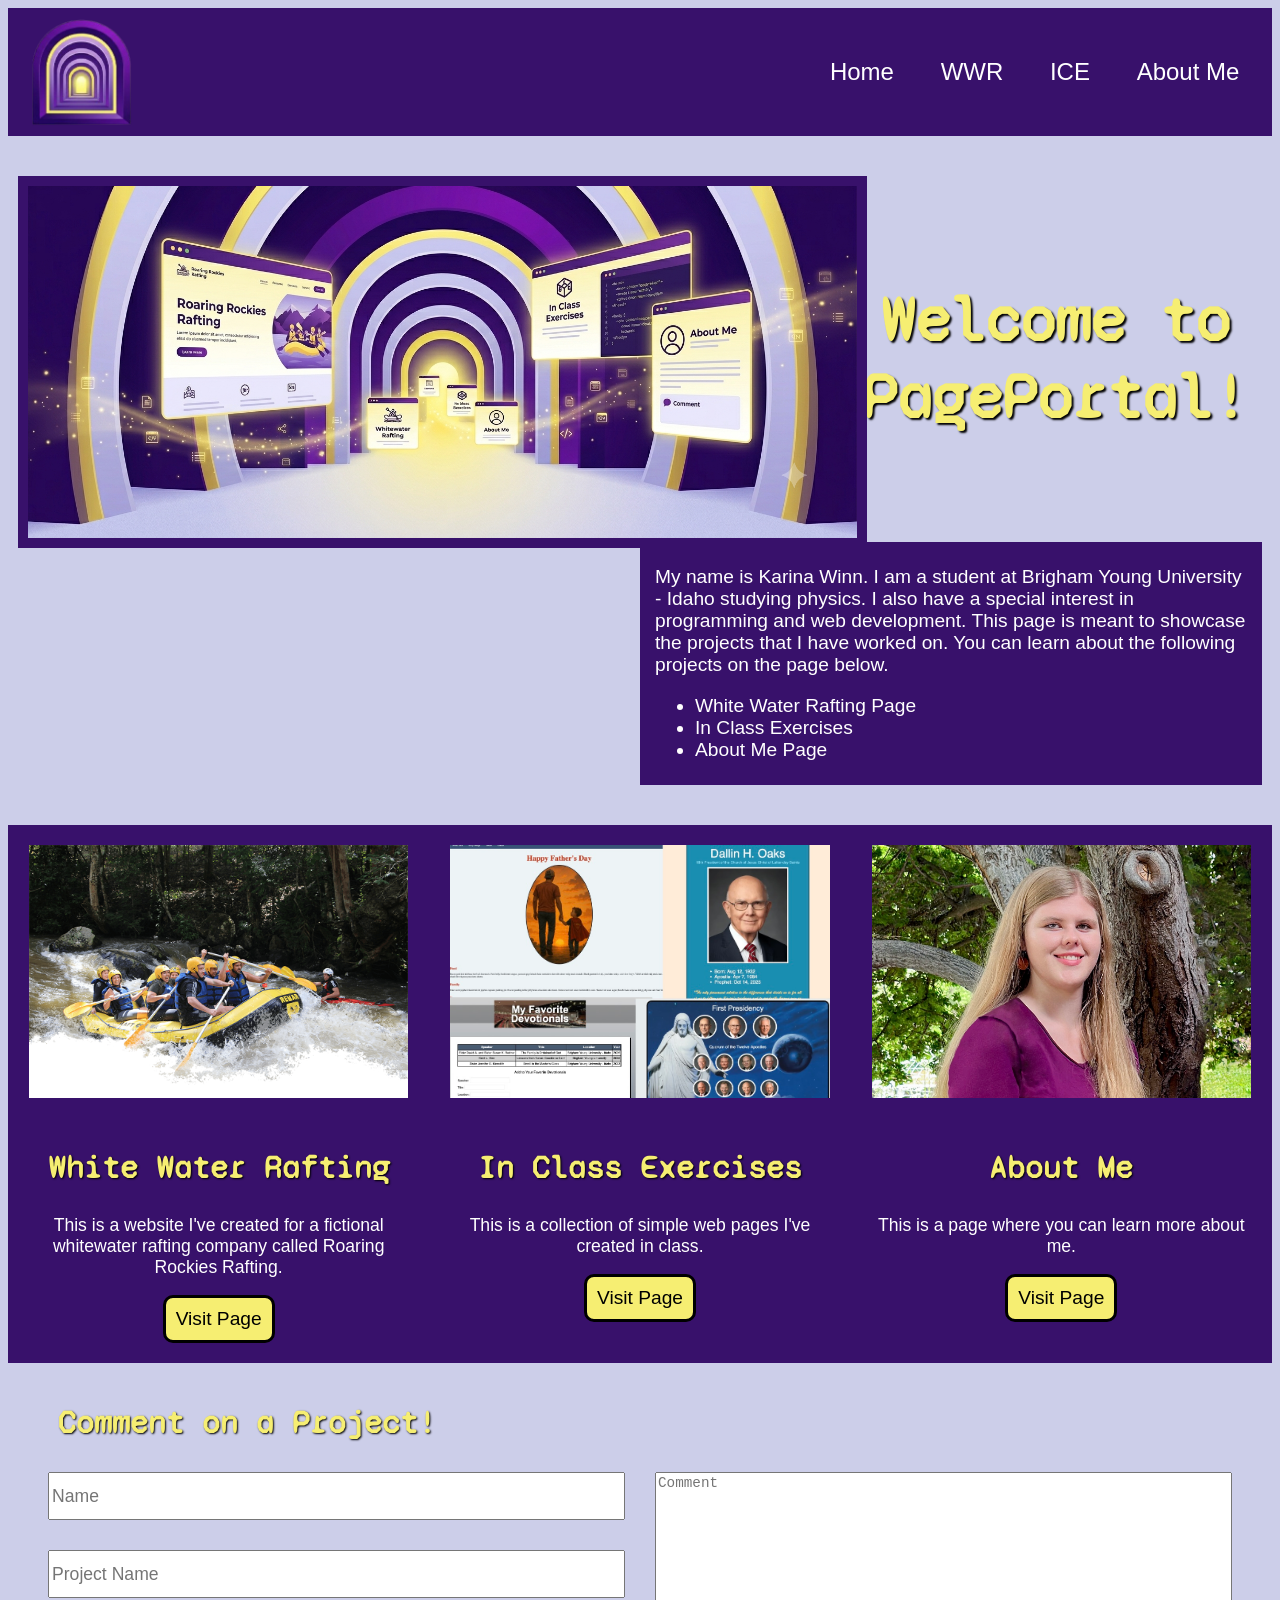
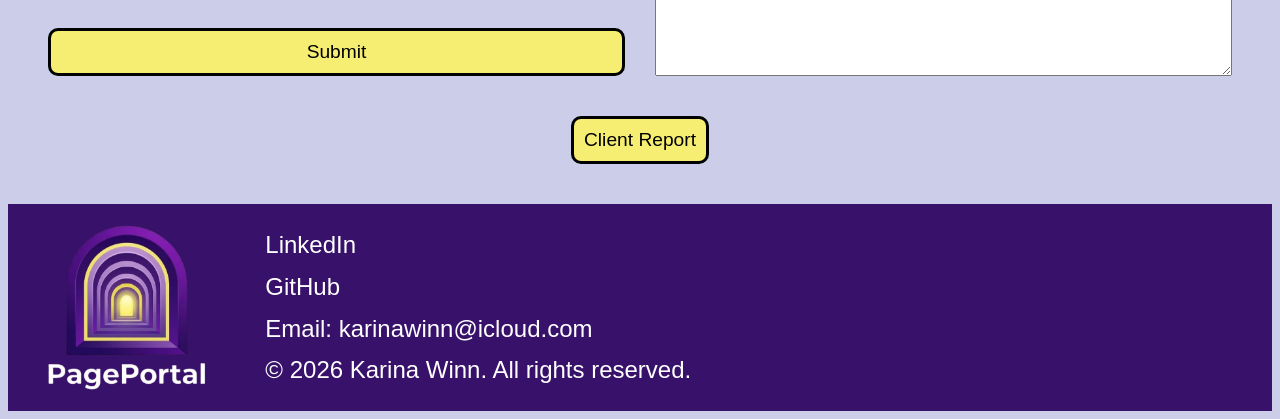
<file: index.html>
<!DOCTYPE html>
<html lang="en">
<head>
    <meta charset="UTF-8">
    <meta name="viewport" content="width=device-width, initial-scale=1.0">
    <title>PagePortal</title>
    <link rel="stylesheet" href="Styles/style.css">
</head>
<body>
    <header>
        <nav>
            <img id="logo_notext" src="Images/Portal_Logo_transparent_notext.png" alt="Logo">
            <ul class="nav-links">
                <li><a href="index.html">Home</a></li>
                <li><a href="index.html">WWR</a></li>
                <li><a href="index.html">ICE</a></li>
                <li><a href="index.html">About Me</a></li>
            </ul>
        </nav>
    </header>
    <main>
        <div class="hero-container">
            <h1>Welcome to PagePortal!</h1>
            <img id="hero-image" src="Images/portal_hero.png" alt="Hero_Image">
            <div class="hero-text">
                <p>My name is Karina Winn. I am a student at Brigham Young University - Idaho studying physics. I also have a special interest in programming and web development. This page is meant to showcase the projects that I have worked on. You can learn about the following projects on the page below.</p>
                <ul>
                    <li>White Water Rafting Page</li>
                    <li>In Class Exercises</li>
                    <li>About Me Page</li>
                </ul>
            </div>
        </div>
        <div class="project-container">
            <img id="WWR-image" src="Images/wwr_hero.png" alt="White_Water_Rafting">
            <div class="project-content">
                <h2 class="WWR">White Water Rafting</h2>
                <p class="WWR">This is a website I've created for a fictional whitewater rafting company called Roaring Rockies Rafting.</p>
                <form action="/WWR/index.html" target="_blank" class="link-form">
                    <button type="submit" class="WWR">Visit Page</button>
                </form>
            </div>
            <img id="ICE-image" src="Images/ice.jpeg" alt="In_Class_Exercises">
            <div class="project-content">
                <h2 class="ICE">In Class Exercises</h2>
                <p class="ICE">This is a collection of simple web pages I've created in class.</p>
                <form action="ice.html" target="_blank" class="link-form">
                    <button type="submit" class="ICE">Visit Page</button>
                </form>
            </div>
            <img id="ME-image" src="Images/MugShot.jpeg" alt="About_Me">
            <div class="project-content">
                <h2 class="ME">About Me</h2>
                <p class="ME">This is a page where you can learn more about me.</p>
                <form action="index.html" target="_blank" class="link-form">
                    <button type="submit" class="ME">Visit Page</button>
                </form>
            </div>
        </div>
        <div class="form-container">
            <h2>Comment on a Project!</h2>
            <form class="comment-form">
                <input type="text" id="name" name="name" placeholder="Name">
                <input type="text" id="project_name" name="project_name" placeholder="Project Name">
                <textarea id="comment" name="comment" rows="7" cols="200" placeholder="Comment"></textarea>
                <button type="submit" id="comment-button">Submit</button>
            </form>
        </div>
        <div class="report-container">
            <form action="client_report.html" target="_blank" class="link-form">
                <button type="submit">Client Report</button>
            </form>
        </div>
    </main>
    <footer>
        <img id="logo_text" src="Images/Portal_Logo_transparent.png" alt="Logo_&_Text">
        <a href="www.linkedin.com/in/karwinns10">LinkedIn</a>
        <a href="https://github.com/karinawinn">GitHub</a>
        <p>Email: karinawinn@icloud.com</p>
        <p>&copy; 2026 Karina Winn. All rights reserved.</p>
    </footer>
</body>
</html>
</file>
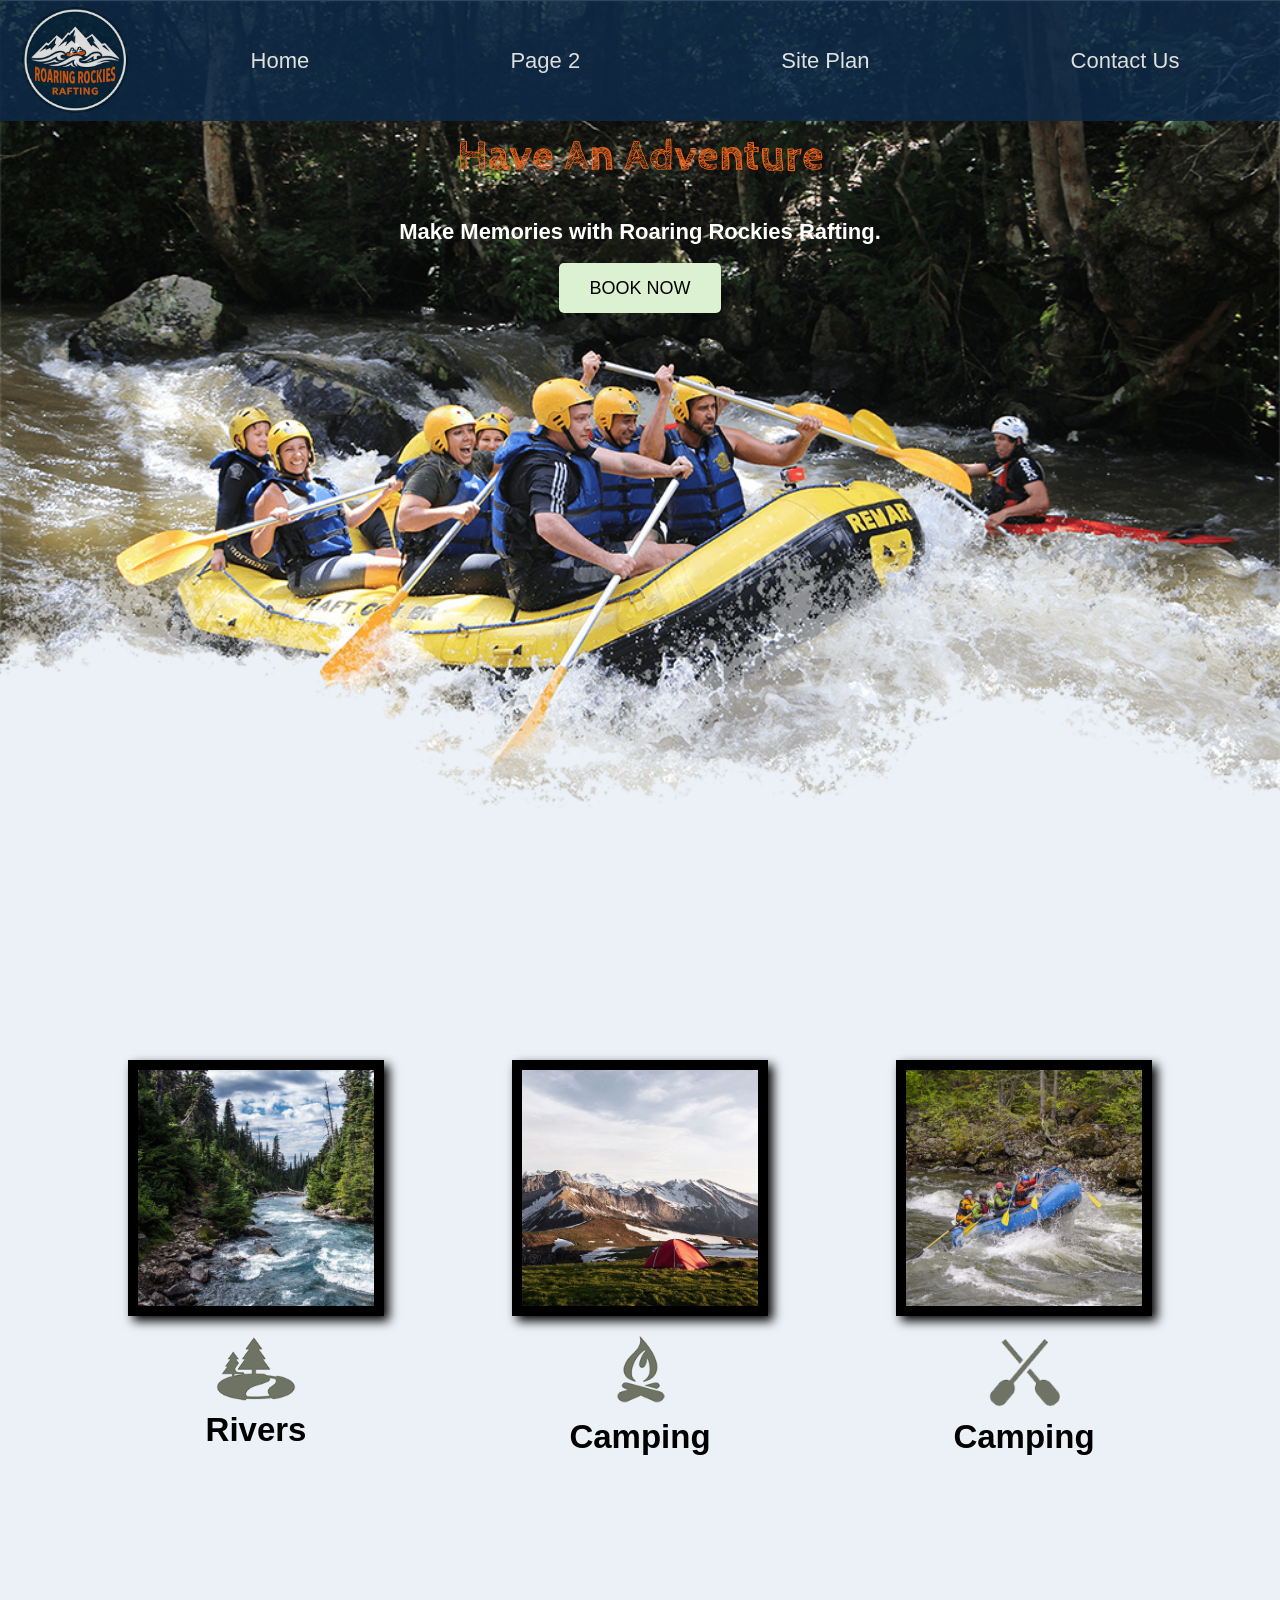
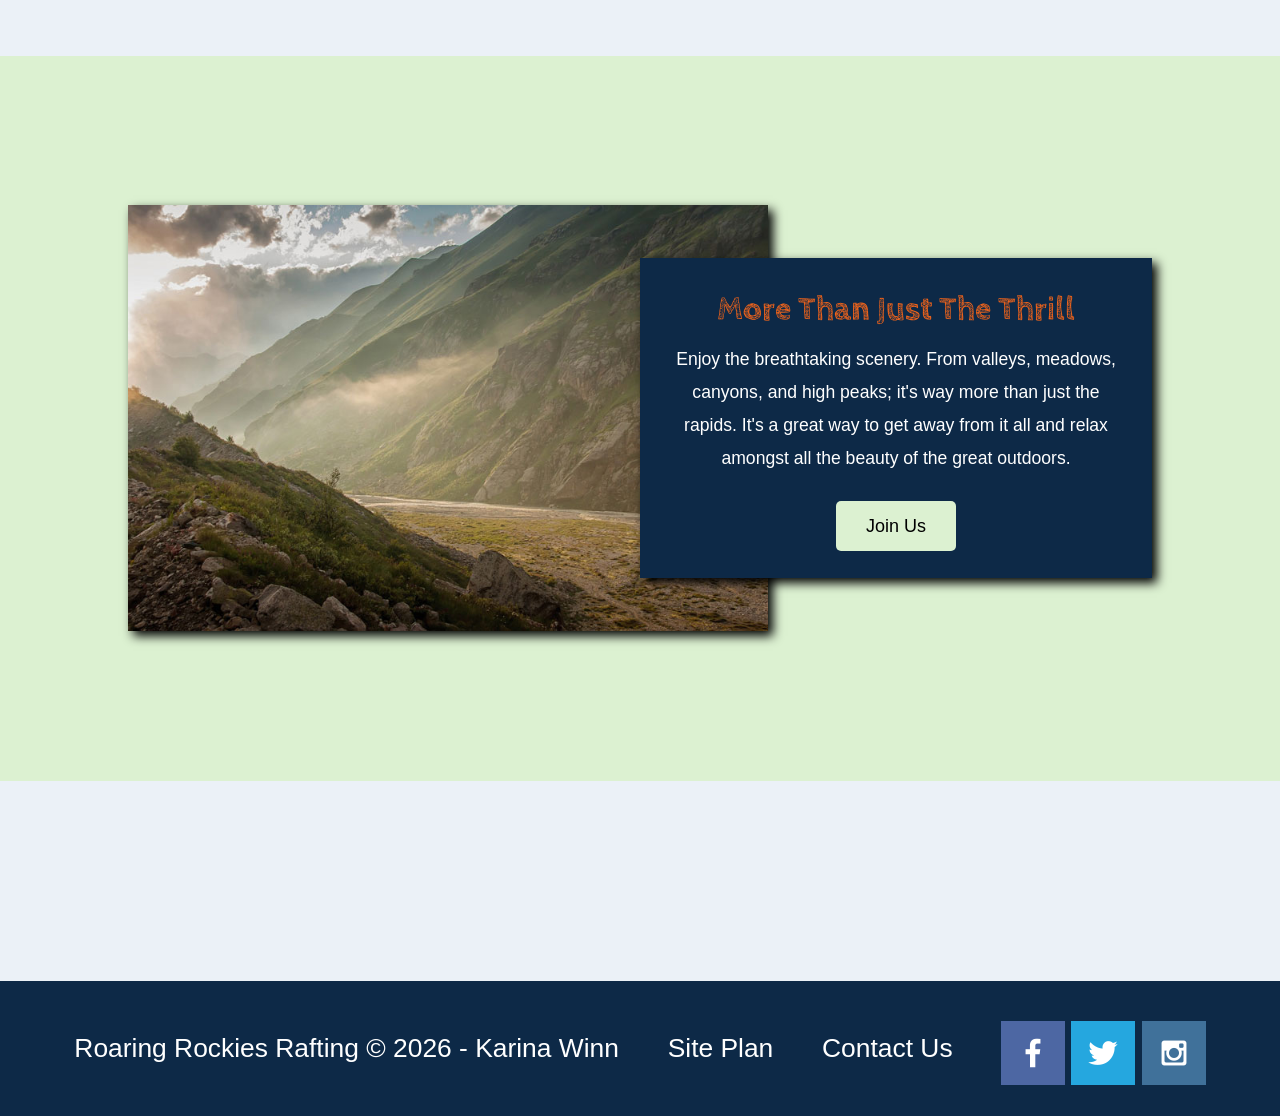
<file: WWR/index.html>
<!DOCTYPE html>
<html lang="en">
<head>
    <meta charset="UTF-8">
    <meta name="viewport" content="width=device-width, initial-scale=1.0">
    <title>Roaring Rockies Rafting | Home</title>
    <link rel="stylesheet" href="styles/style.css">
</head>
<body>
    <div id="content">
        <header>
            <a id="logo_link" href="index.html">
                <img class="logo" src="images/RRR_logo.png" alt="Roaring Rockies Rafting">
            </a>
            <nav>
                <a href="index.html">Home</a>
                <a href="#">Page 2</a>
                <a href="site-plan-rafting.html">Site Plan</a>
                <a href="contactus.html">Contact Us</a>
            </nav>
        </header>
        <div id="hero">
            <div id="hero-box">
                <img id="hero-img" src="images/hero.png" alt="People enjoying rafting">
            </div>
            <section id="hero-msg">
                <h1 class="home-title">Have An Adventure</h1>
                <h4>Make Memories with Roaring Rockies Rafting.</h4>
                <div class="button-box">
                    <a class="book" href="contactus.html">BOOK NOW</a>
                </div>
            </section>
        </div>
        <main class="home-grid">
            <section class="rivers-card">
                <img class="card-img" src="images/rivers.jpg" alt="river in forest">
                <img class="icon" src="images/river_icon.png" alt="river icon">
                <h2>Rivers</h2>
            </section>
            <section class="camping-card">
                <img class="card-img" src="images/camping.jpg" alt="tent in mountains">
                <img class="icon" src="images/fire_icon.png" alt="fire icon">
                <h2>Camping</h2>
            </section>
            <section class="rapids-card">
                <img class="card-img" src="images/rapids.jpg" alt="rafting boat">
                <img class="icon" src="images/oars.png" alt="oars icon">
                <h2>Camping</h2>
            </section>
            <div id="background"></div>
            <img class="mountains" src="images/mountains.jpg" alt="Misty mountains">
            <section class="msg">
                <h2>More Than Just The Thrill</h2>
                <p>Enjoy the breathtaking scenery. From valleys, meadows, canyons, and high peaks; it's way more than just the rapids. It's a great way to get away from it all and relax amongst all the beauty of the great outdoors.</p>
                <a class="join" href="rivers.html">Join Us</a> 
            </section>
        </main>
        <footer>
            <p>Roaring Rockies Rafting &copy; 2026 - Karina Winn</p>
            <p><a href="site-plan-rafting.html">Site Plan</a></p>
            <p><a href="contactus.html">Contact Us</a></p>
            <div class="social">
                <a href="https://facebook.com" target="_blank">
                    <img src="images/facebook.png" alt="fb icon">
                </a>
                <a href="https://twitter.com" target="_blank">
                    <img src="images/twitter.png" alt="twitter icon">
                </a>
                <a href="https://instagram.com" target="_blank">
                    <img src="images/instagram.png" alt="instagram icon">
                </a>
            </div>
        </footer>
    </div>
</body>
</html>
</file>
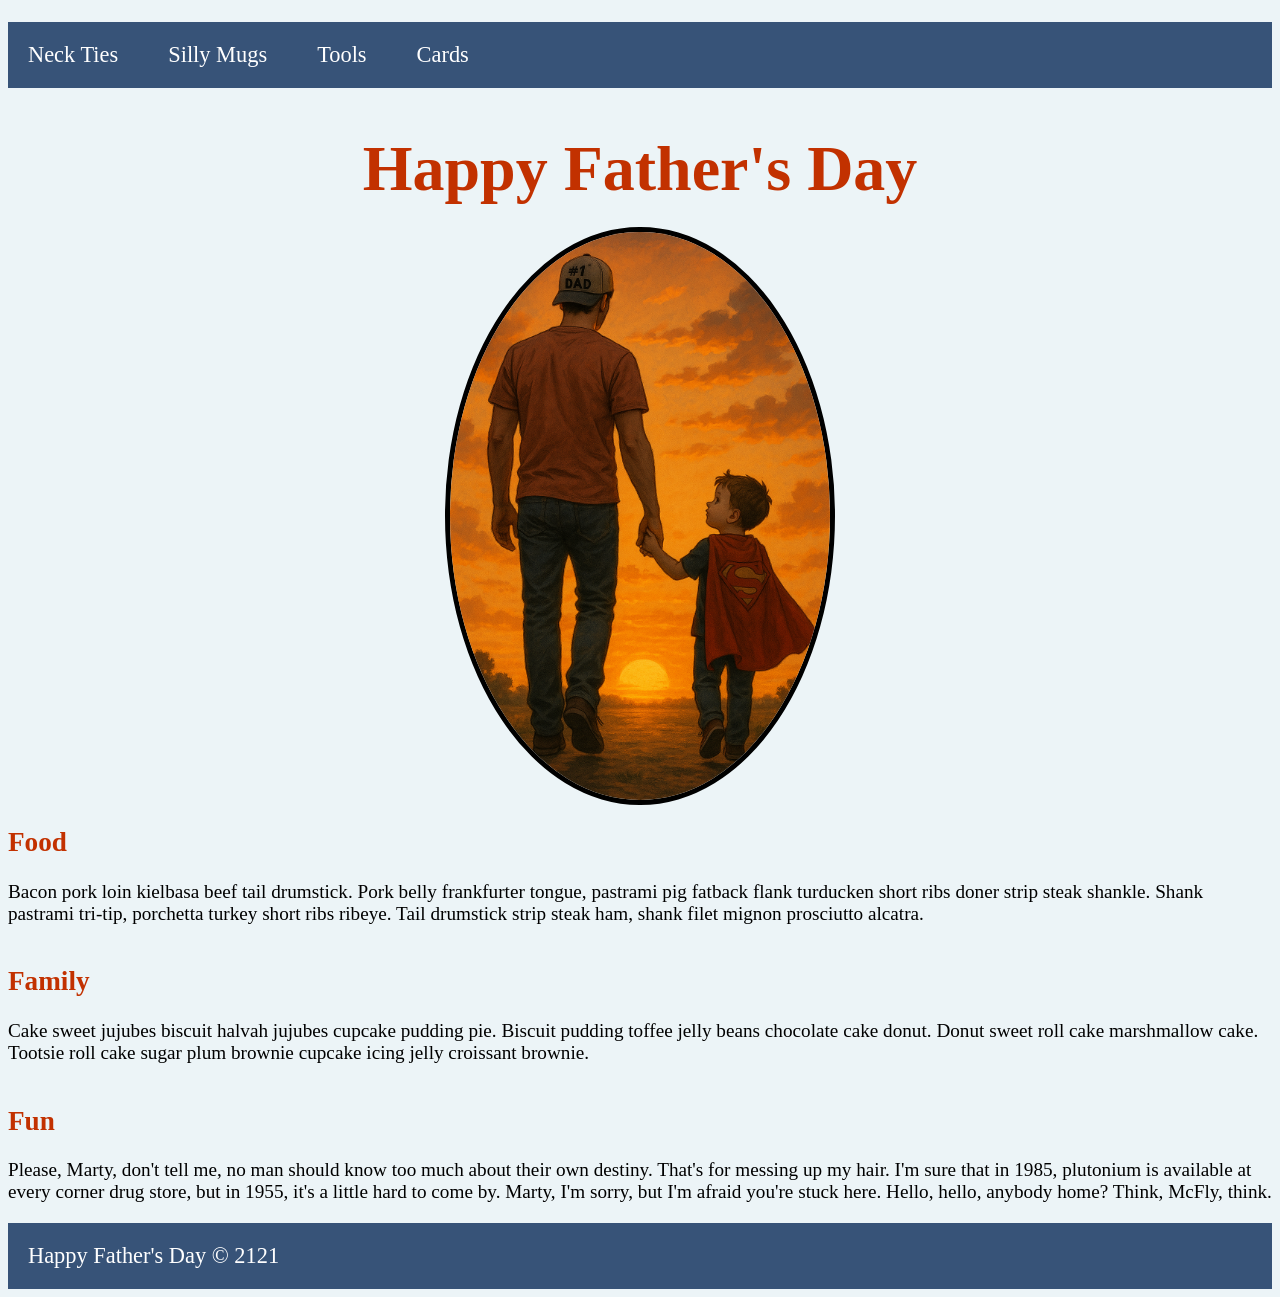
<file: ICE/fathersday/index.html>
<!DOCTYPE html>
<html lang="en">

<head>
    <meta charset="UTF-8">
    <meta name="viewport" content="width=device-width, initial-scale=1.0">
    <title>Father's Day Page</title>
    <link rel="stylesheet" href="styles/styles.css">
</head>

<body>
    <div id="wrapper">
        <header>
            <nav>
                <ul>
                    <li>Neck Ties</li>
                    <li>Silly Mugs</li>
                    <li>Tools</li>
                    <li>Cards</li>
                </ul>
            </nav>
        </header>
        <main>
            <h1>Happy Father's Day</h1>
            <img src="images/fathersday.png">
            <section>
                <h2>Food</h2>
                <p>Bacon pork loin kielbasa beef tail drumstick. Pork belly frankfurter tongue,
                     pastrami pig fatback flank turducken short ribs doner strip steak shankle.
                      Shank pastrami tri-tip, porchetta turkey short ribs ribeye. 
                      Tail drumstick strip steak ham, shank filet mignon prosciutto alcatra. </p>
            </section>
            <section>
                <h2>Family</h2>
                <p>Cake sweet jujubes biscuit halvah jujubes cupcake pudding pie. Biscuit
                    pudding toffee jelly beans chocolate cake donut. Donut sweet roll cake
                    marshmallow cake. Tootsie roll cake sugar plum brownie cupcake icing
                    jelly croissant brownie.</p>
            </section>
            <section>
                <h2>Fun</h2>
                <p>Please, Marty, don't tell me, no man should know too much about their own
                     destiny. That's for messing up my hair. I'm sure that in 1985, 
                     plutonium is available at every corner drug store, but in 1955, 
                     it's a little hard to come by. Marty, I'm sorry, but I'm afraid 
                     you're stuck here. Hello, hello, anybody home? Think, McFly, think. 
                     </p>
            </section>
        </main>
        <footer>
            Happy Father's Day &copy; 2121
        </footer>
    </div>
</body>

</html>
</file>
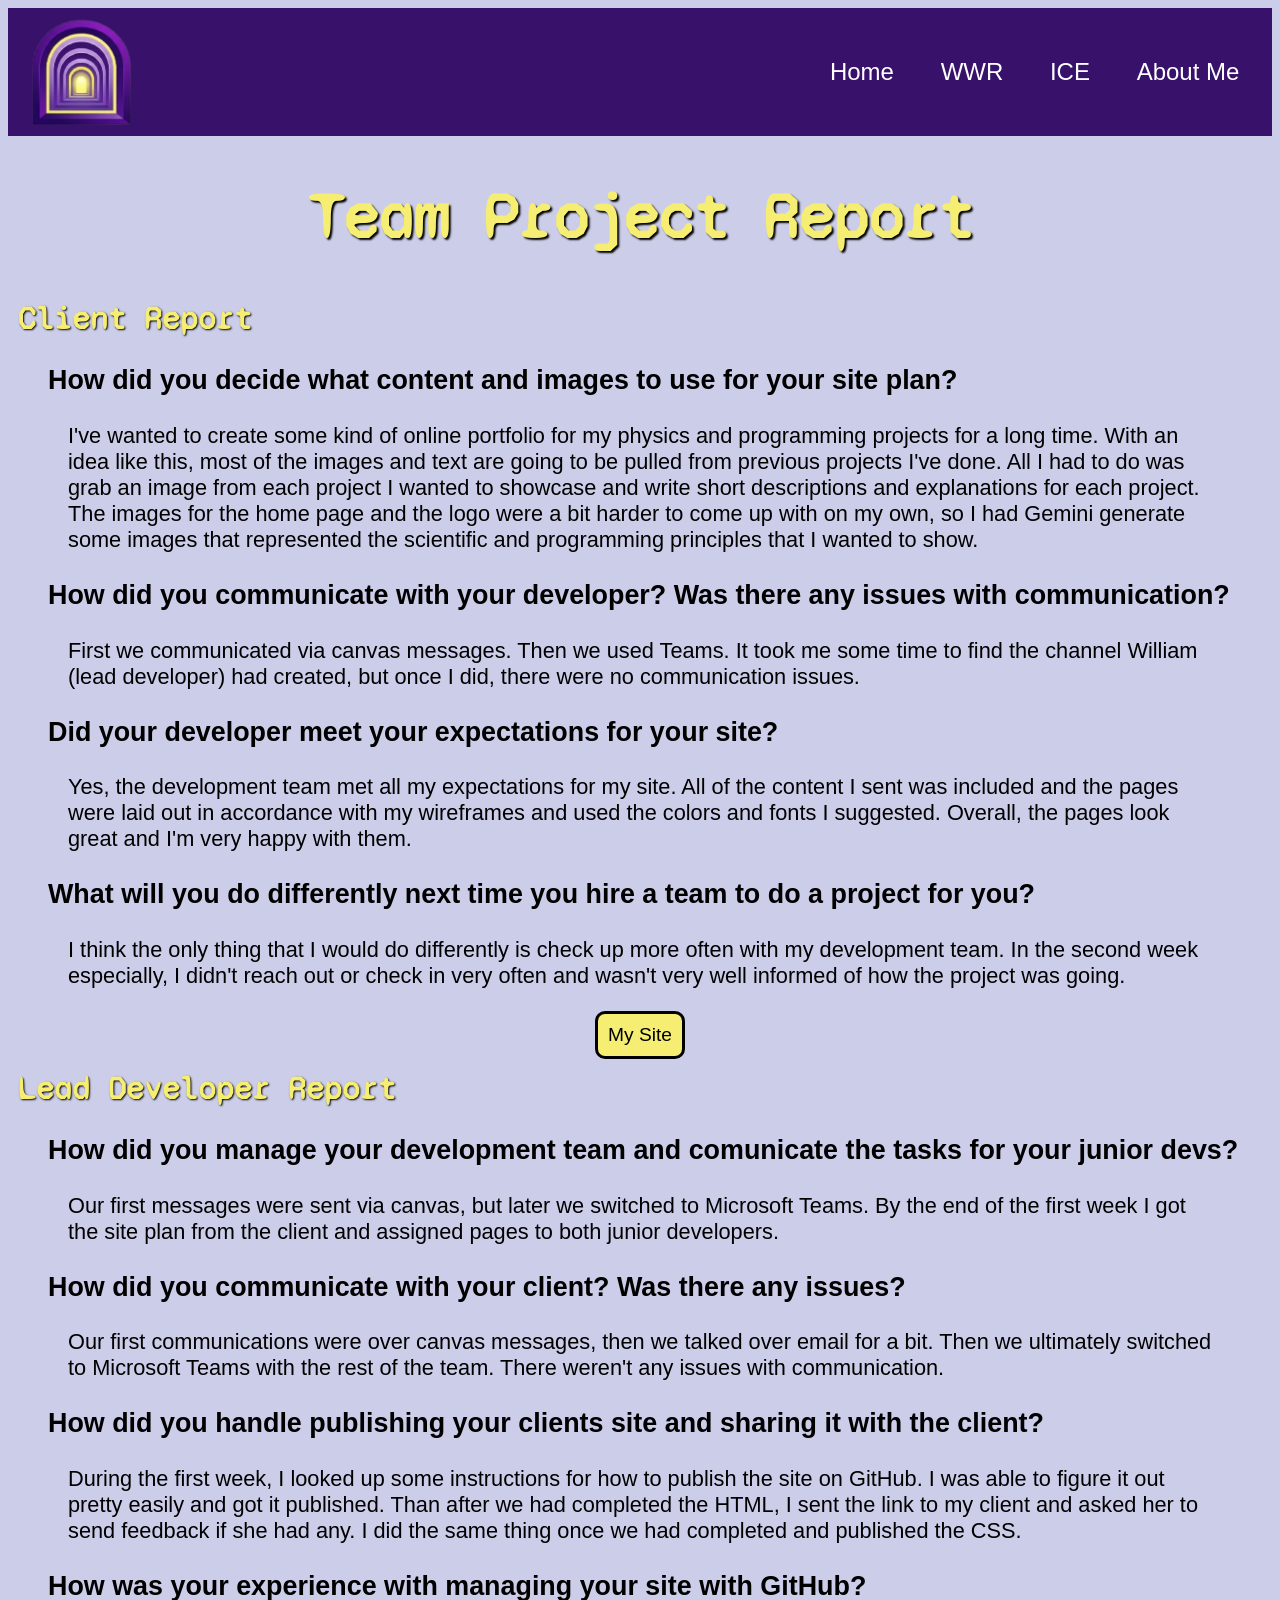
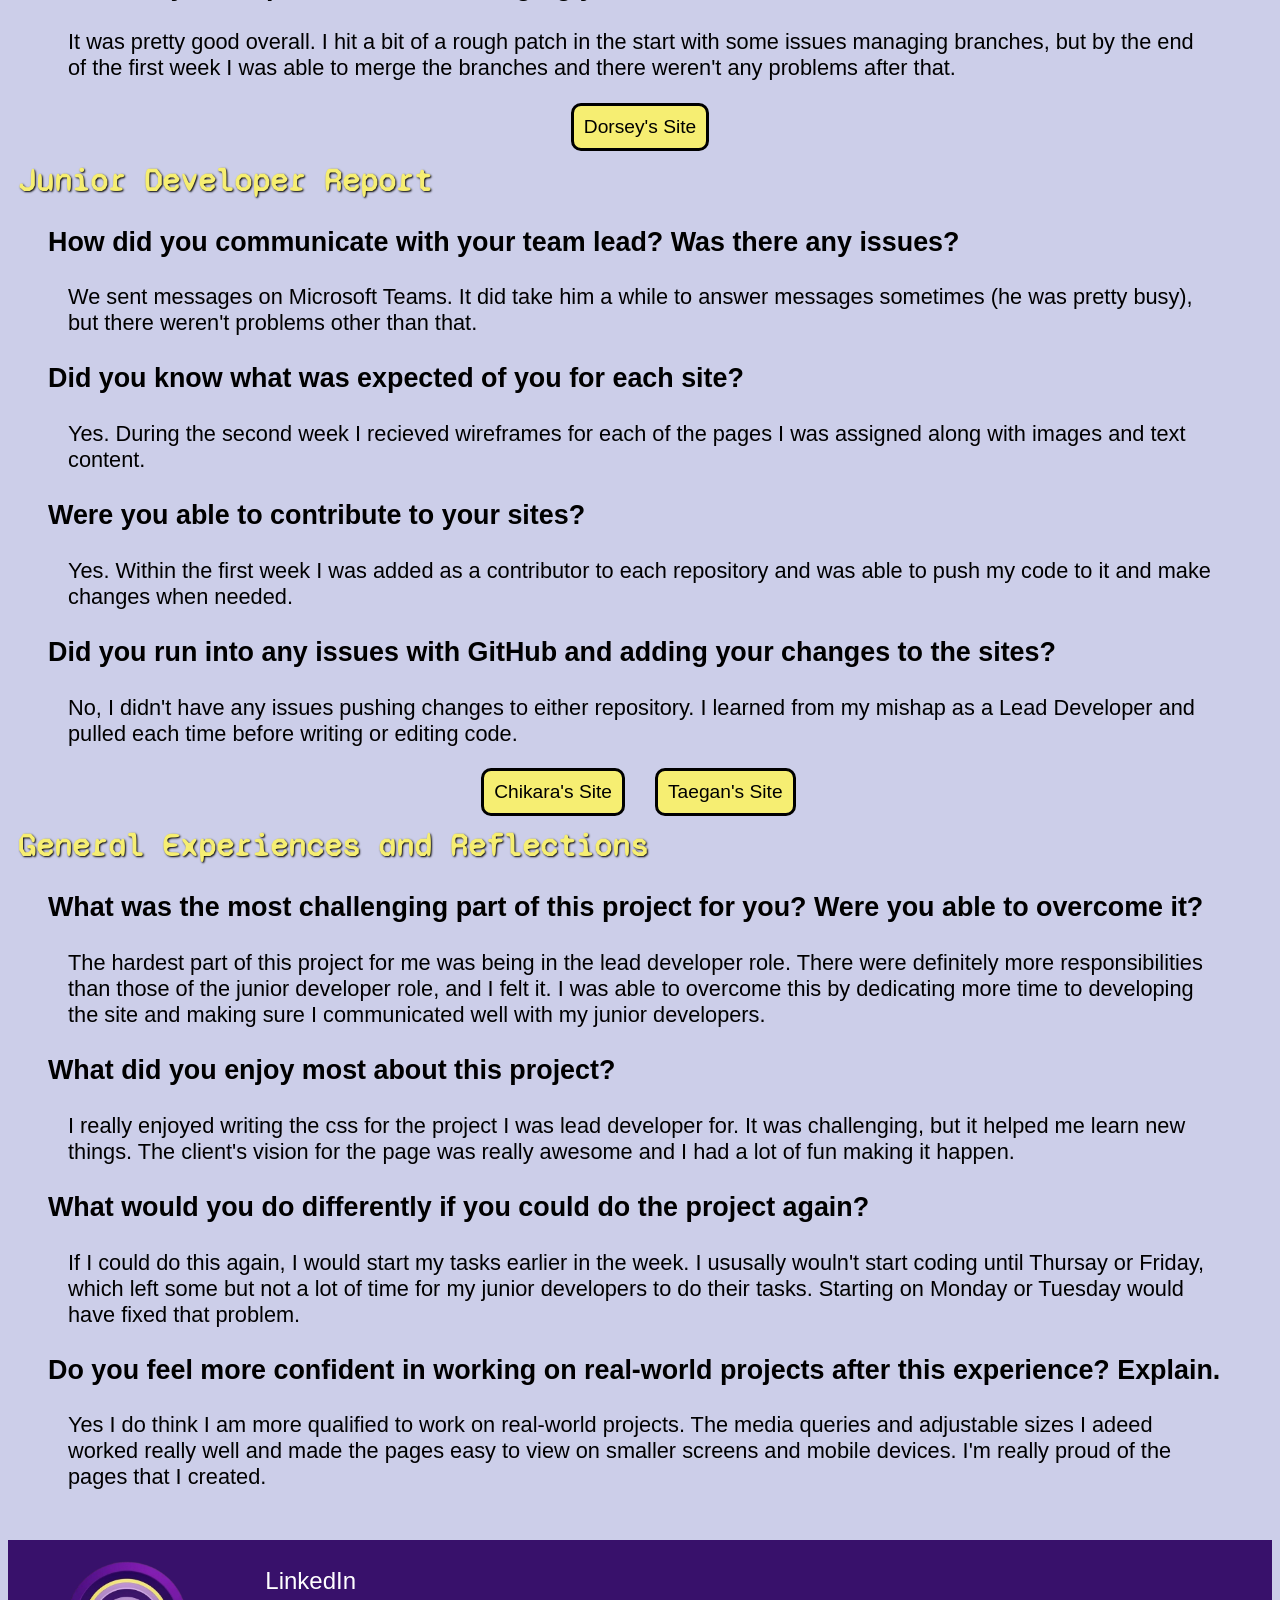
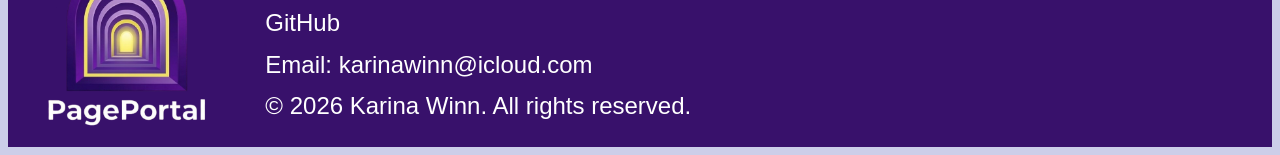
<file: client_report.html>
<!DOCTYPE html>
<html lang="en">
<head>
    <meta charset="UTF-8">
    <meta name="viewport" content="width=device-width, initial-scale=1.0">
    <title>Client Report</title>
    <link rel="stylesheet" href="Styles/style.css">
</head>
<body>
    <header>
        <nav>
            <img id="logo_notext" src="Images/Portal_Logo_transparent_notext.png" alt="Logo">
            <ul class="nav-links">
                <li><a href="index.html">Home</a></li>
                <li><a href="index.html">WWR</a></li>
                <li><a href="index.html">ICE</a></li>
                <li><a href="index.html">About Me</a></li>
            </ul>
        </nav>
    </header>
    <main>
        <h1>Team Project Report</h1>
        <h2>Client Report</h2>
        <p class="question">How did you decide what content and images to use for your site plan?</p>
        <p class="answer">I've wanted to create some kind of online portfolio for my physics and programming projects for a long time. With an idea like this, most of the images and text are going to be pulled from previous projects I've done. All I had to do was grab an image from each project I wanted to showcase and write short descriptions and explanations for each project. The images for the home page and the logo were a bit harder to come up with on my own, so I had Gemini generate some images that represented the scientific and programming principles that I wanted to show.</p>
        <p class="question">How did you communicate with your developer? Was there any issues with communication?</p>
        <p class="answer">First we communicated via canvas messages. Then we used Teams. It took me some time to find the channel William (lead developer) had created, but once I did, there were no communication issues.</p>
        <p class="question">Did your developer meet your expectations for your site?</p>
        <p class="answer">Yes, the development team met all my expectations for my site. All of the content I sent was included and the pages were laid out in accordance with my wireframes and used the colors and fonts I suggested. Overall, the pages look great and I'm very happy with them.</p>
        <p class="question">What will you do differently next time you hire a team to do a project for you?</p>
        <p class="answer">I think the only thing that I would do differently is check up more often with my development team. In the second week especially, I didn't reach out or check in very often and wasn't very well informed of how the project was going.</p>
        <form action="https://bir24027.github.io/wdd130-winn/" target="_blank" class="link-form">
            <button type="submit">My Site</button>
        </form>
        <h2>Lead Developer Report</h2>
        <p class="question">How did you manage your development team and comunicate the tasks for your junior devs?</p>
        <p class="answer">Our first messages were sent via canvas, but later we switched to Microsoft Teams. By the end of the first week I got the site plan from the client and assigned pages to both junior developers.</p>
        <p class="question">How did you communicate with your client? Was there any issues?</p>
        <p class="answer">Our first communications were over canvas messages, then we talked over email for a bit. Then we ultimately switched to Microsoft Teams with the rest of the team. There weren't any issues with communication.</p>
        <p class="question">How did you handle publishing your clients site and sharing it with the client?</p>
        <p class="answer">During the first week, I looked up some instructions for how to publish the site on GitHub. I was able to figure it out pretty easily and got it published. Than after we had completed the HTML, I sent the link to my client and asked her to send feedback if she had any. I did the same thing once we had completed and published the CSS.</p>
        <p class="question">How was your experience with managing your site with GitHub?</p>
        <p class="answer">It was pretty good overall. I hit a bit of a rough patch in the start with some issues managing branches, but by the end of the first week I was able to merge the branches and there weren't any problems after that.</p>
        <form action="https://karinawinn.github.io/wdd130-crowther/" target="_blank" class="link-form">
            <button type="submit">Dorsey's Site</button>
        </form>
        <h2>Junior Developer Report</h2>
        <p class="question">How did you communicate with your team lead? Was there any issues?</p>
        <p class="answer">We sent messages on Microsoft Teams. It did take him a while to answer messages sometimes (he was pretty busy), but there weren't problems other than that.</p>
        <p class="question">Did you know what was expected of you for each site?</p>
        <p class="answer">Yes. During the second week I recieved wireframes for each of the pages I was assigned along with images and text content.</p>
        <p class="question">Were you able to contribute to your sites?</p>
        <p class="answer">Yes. Within the first week I was added as a contributor to each repository and was able to push my code to it and make changes when needed.</p>
        <p class="question">Did you run into any issues with GitHub and adding your changes to the sites?</p>
        <p class="answer">No, I didn't have any issues pushing changes to either repository. I learned from my mishap as a Lead Developer and pulled each time before writing or editing code.</p>
        <div class="double-button">
            <form action="https://cbjager.github.io/wdd130-karino/" target="_blank" class="left-button">
                <button type="submit">Chikara's Site</button>
            </form>
            <form action="https://github.com/alfredosanchezjr/wdd130-irving" target="_blank" class="right-button">
                <button type="submit">Taegan's Site</button>
            </form>
        </div>
        <h2>General Experiences and Reflections</h2>
        <p class="question">What was the most challenging part of this project for you? Were you able to overcome it?</p>
        <p class="answer">The hardest part of this project for me was being in the lead developer role. There were definitely more responsibilities than those of the junior developer role, and I felt it. I was able to overcome this by dedicating more time to developing the site and making sure I communicated well with my junior developers.</p>
        <p class="question">What did you enjoy most about this project?</p>
        <p class="answer">I really enjoyed writing the css for the project I was lead developer for. It was challenging, but it helped me learn new things. The client's vision for the page was really awesome and I had a lot of fun making it happen.</p>
        <p class="question">What would you do differently if you could do the project again?</p>
        <p class="answer">If I could do this again, I would start my tasks earlier in the week. I ususally wouln't start coding until Thursay or Friday, which left some but not a lot of time for my junior developers to do their tasks. Starting on Monday or Tuesday would have fixed that problem.</p>
        <p class="question">Do you feel more confident in working on real-world projects after this experience? Explain.</p>
        <p class="answer" id="last-answer">Yes I do think I am more qualified to work on real-world projects. The media queries and adjustable sizes I adeed worked really well and made the pages easy to view on smaller screens and mobile devices. I'm really proud of the pages that I created.</p>
    </main>
    <footer>
        <img id="logo_text" src="Images/Portal_Logo_transparent.png" alt="Logo_&_Text">
        <a href="www.linkedin.com/in/karwinns10">LinkedIn</a>
        <a href="https://github.com/karinawinn">GitHub</a>
        <p>Email: karinawinn@icloud.com</p>
        <p>&copy; 2026 Karina Winn. All rights reserved.</p>
    </footer>
</body>
</html>
</file>
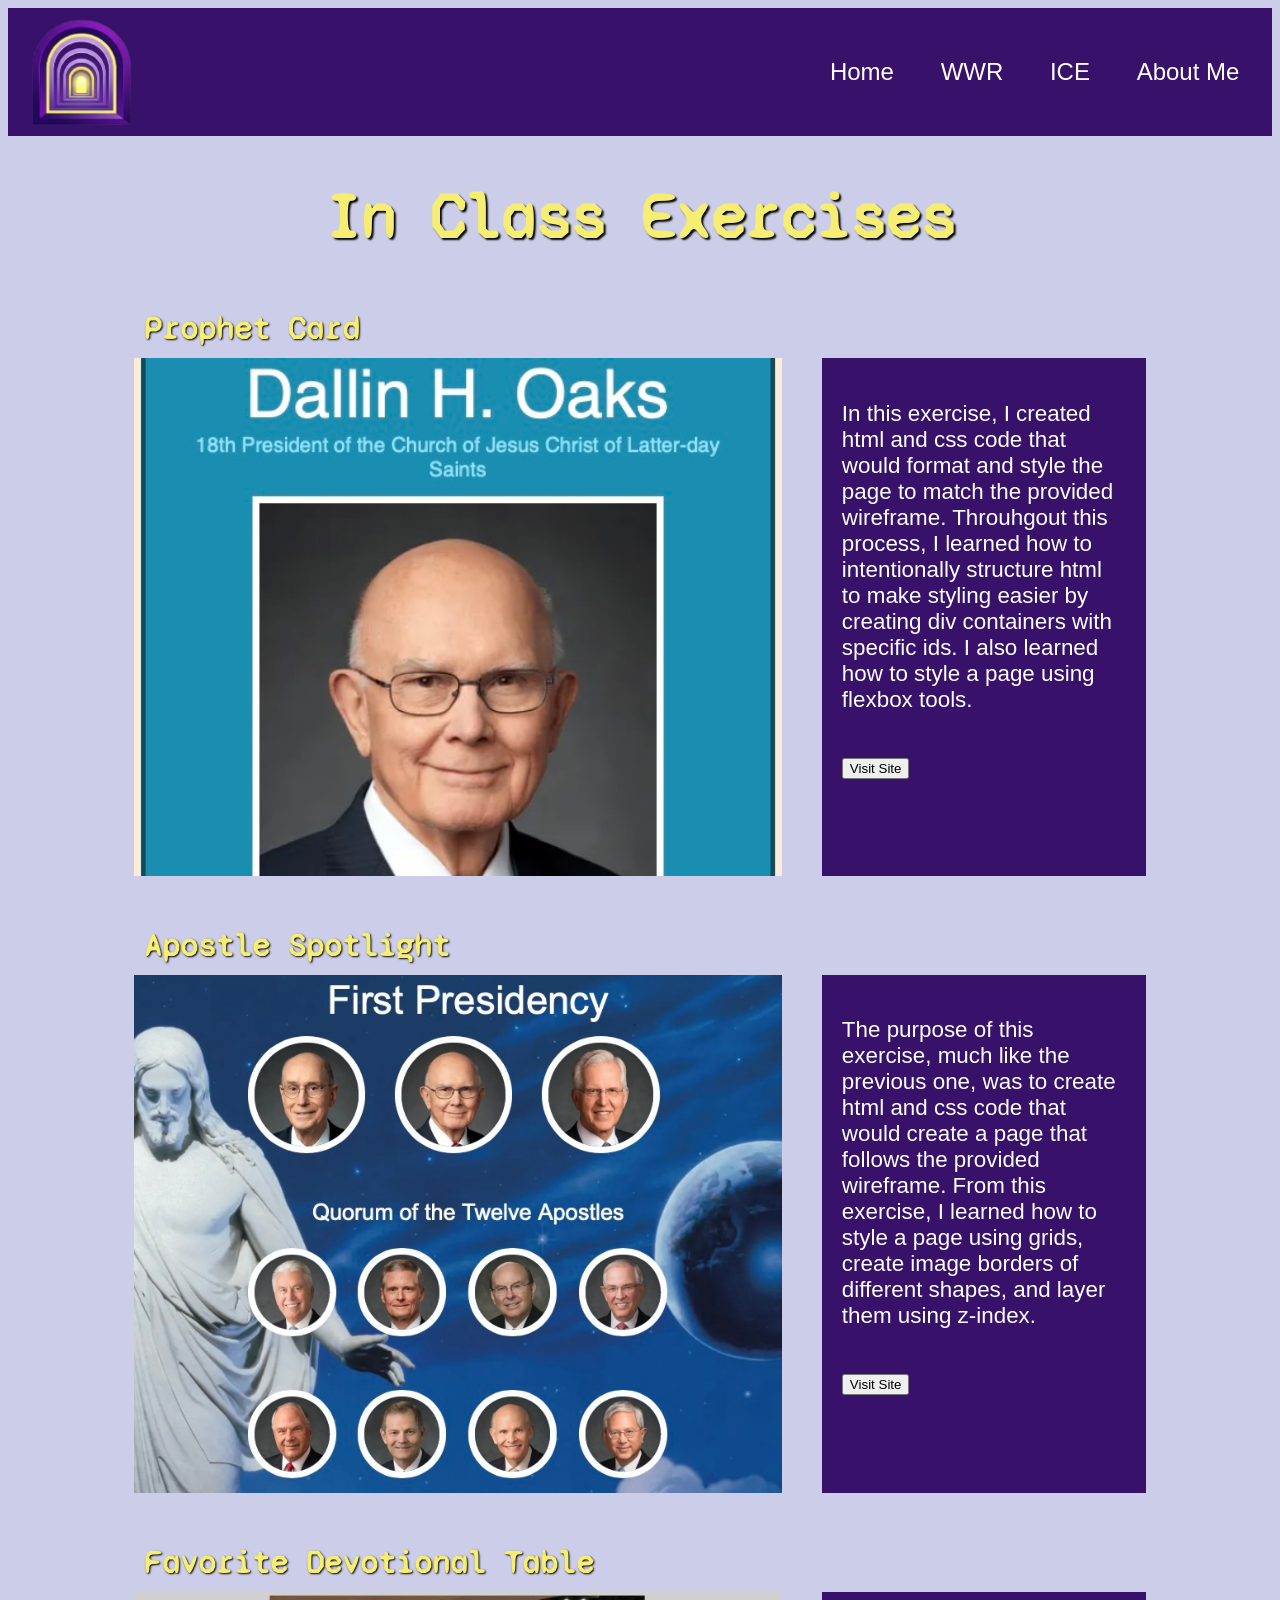
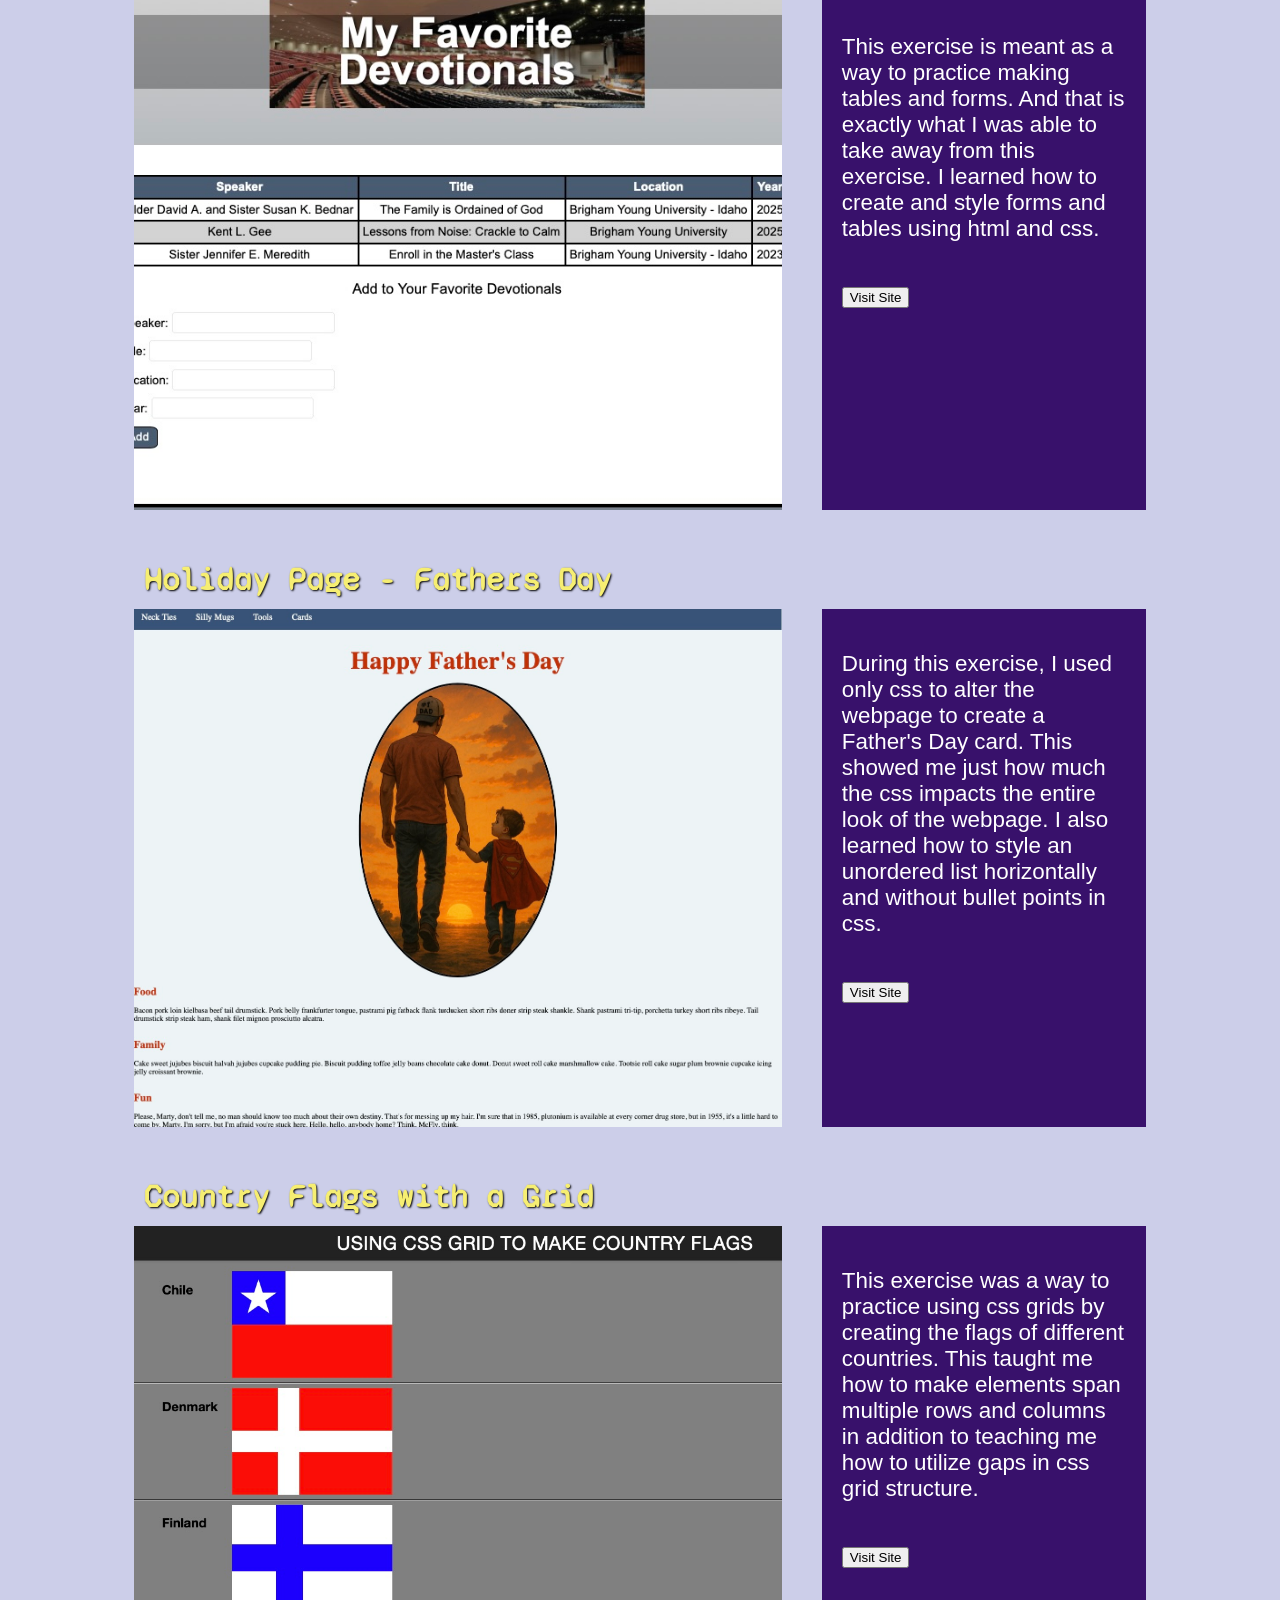
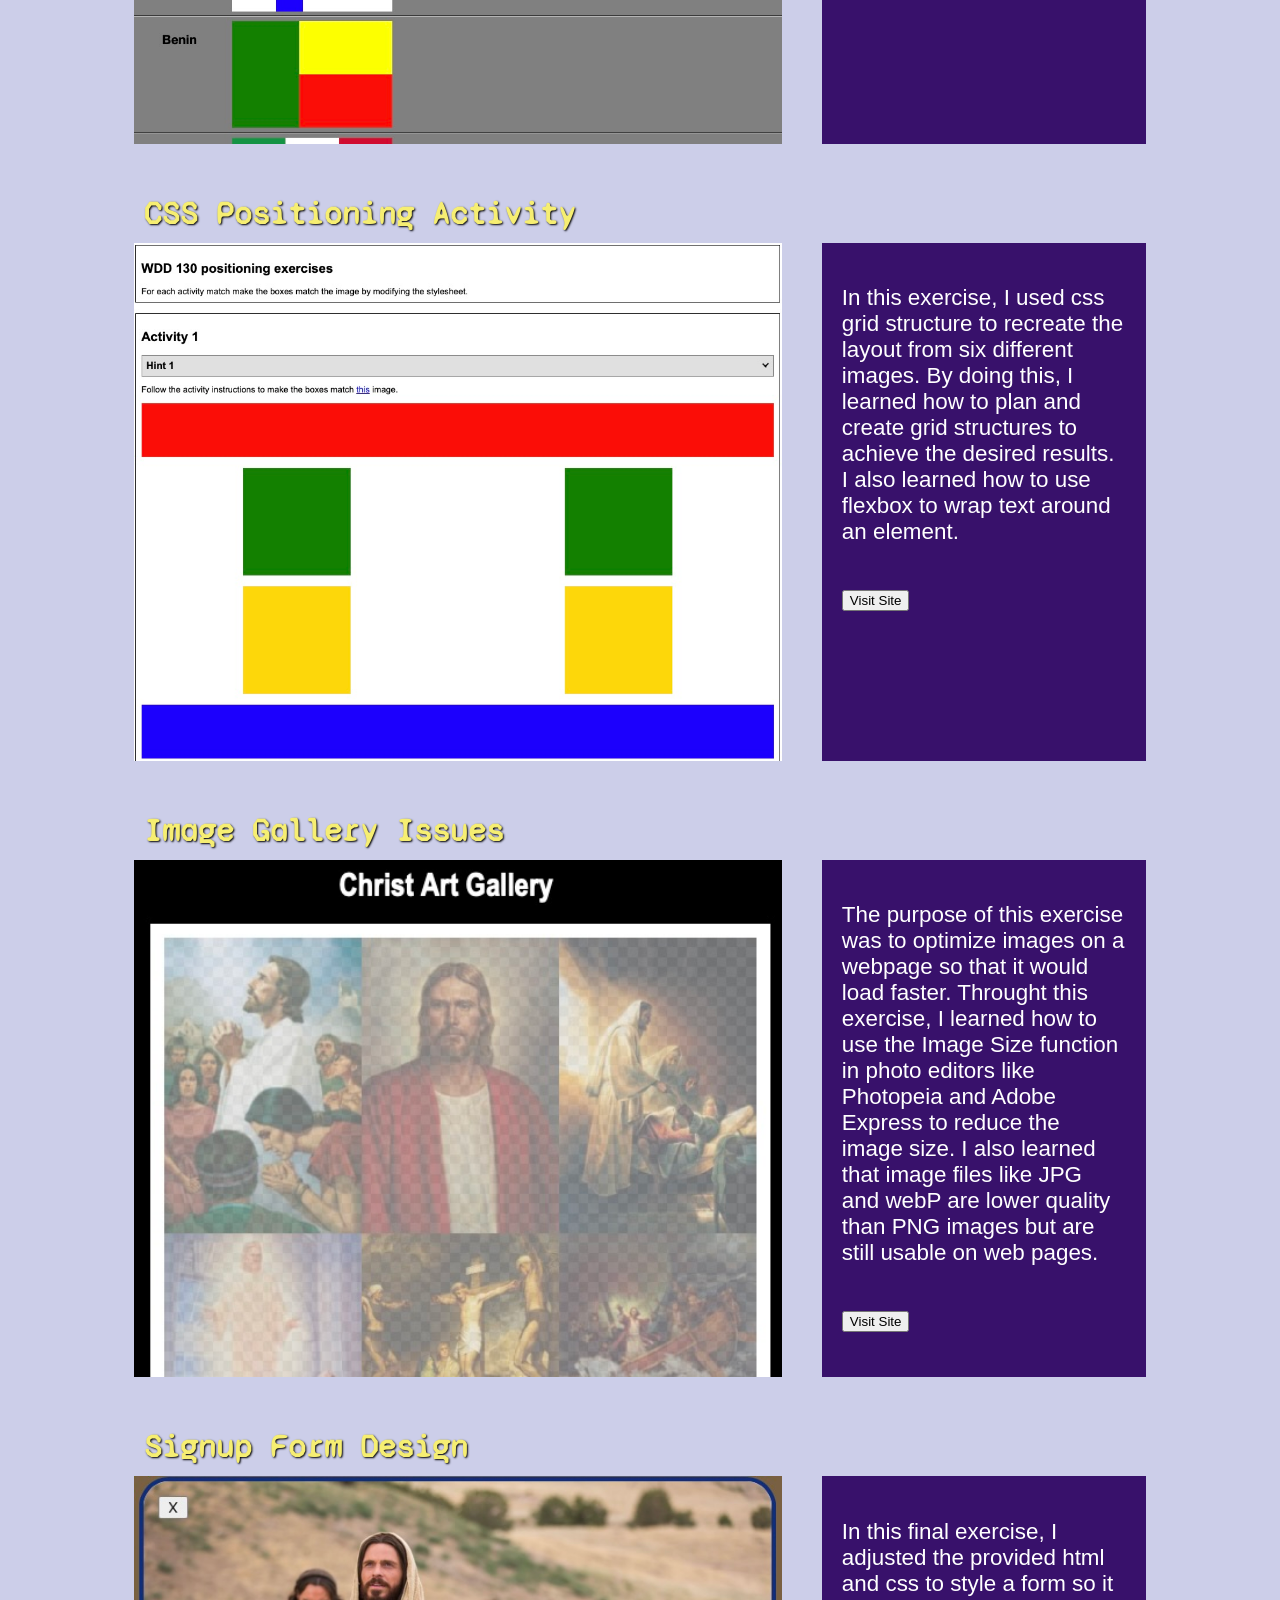
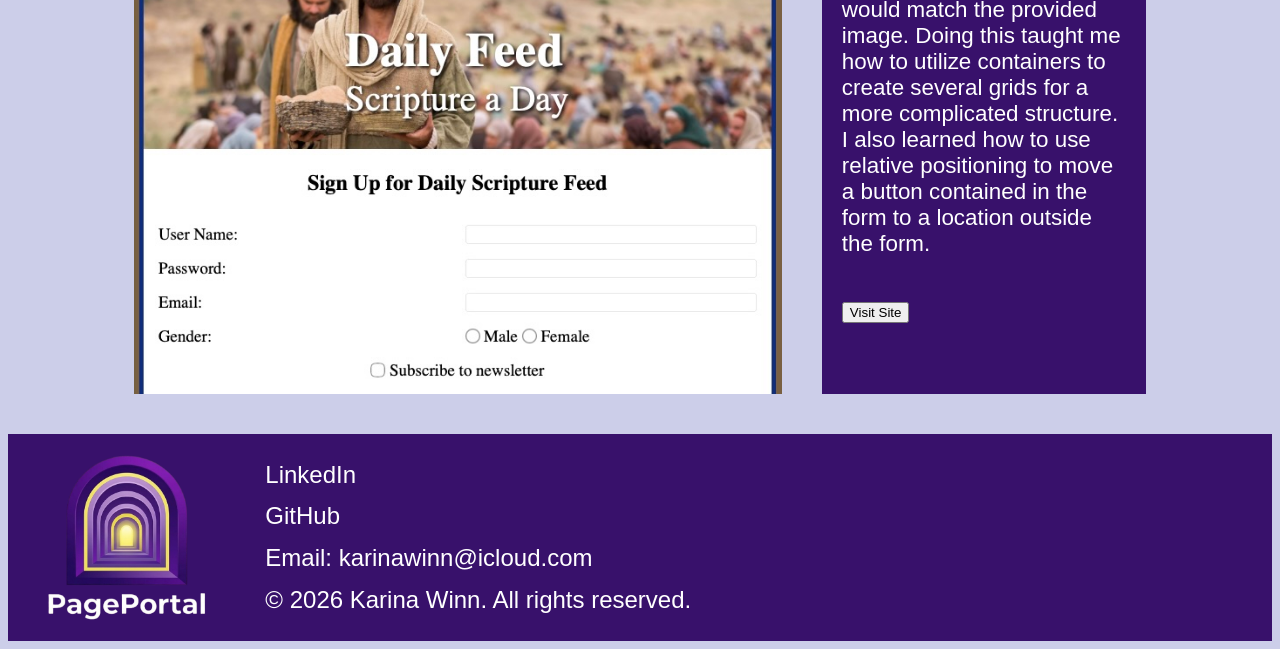
<file: ice.html>
<!DOCTYPE html>
<html lang="en">
<head>
    <meta charset="UTF-8">
    <meta name="viewport" content="width=device-width, initial-scale=1.0">
    <title>PagePortal</title>
    <link rel="stylesheet" href="Styles/style.css">
</head>
<body>
    <header>
        <nav>
            <img id="logo_notext" src="Images/Portal_Logo_transparent_notext.png" alt="Logo">
            <ul class="nav-links">
                <li><a href="index.html">Home</a></li>
                <li><a href="index.html">WWR</a></li>
                <li><a href="index.html">ICE</a></li>
                <li><a href="index.html">About Me</a></li>
            </ul>
        </nav>
    </header>
    <main>
        <h1>In Class Exercises</h1>
        <div class="challenge-container">
            <h2>Prophet Card</h2>
            <img src="Images/prophet_card.jpeg" alt="prophet_card">
            <div class="challenge-text">
                <p>In this exercise, I created html and css code that would format and style the page to match the provided wireframe. Throuhgout this process, I learned how to intentionally structure html to make styling easier by creating div containers with specific ids. I also learned how to style a page using flexbox tools.</p>
                <form action="ICE/prophet_cards/oaks.html" target="_blank">
                    <button type="submit">Visit Site</button>
                </form>
            </div>
        </div>
        <div class="challenge-container">
            <h2>Apostle Spotlight</h2>
            <img src="Images/apostle_spotlight.jpeg" alt="apostle_spotlight">
            <div class="challenge-text">
                <p>The purpose of this exercise, much like the previous one, was to create html and css code that would create a page that follows the provided wireframe. From this exercise, I learned how to style a page using grids, create image borders of different shapes, and layer them using z-index.</p>
                <form action="ICE/apostle_spotlight/apostles.html" target="_blank">
                    <button type="submit">Visit Site</button>
                </form>
            </div>
        </div>
        <div class="challenge-container">
            <h2>Favorite Devotional Table</h2>
            <img src="Images/favorite_devo.jpeg" alt="favorite_devo">
            <div class="challenge-text">
                <p>This exercise is meant as a way to practice making tables and forms. And that is exactly what I was able to take away from this exercise. I learned how to create and style forms and tables using html and css.</p>
                <form action="ICE/favorite_devo/favdevo.html" target="_blank">
                    <button type="submit">Visit Site</button>
                </form>
            </div>
        </div>
        <div class="challenge-container">
            <h2>Holiday Page - Fathers Day</h2>
            <img src="Images/fathers_day.jpeg" alt="fathers_day">
            <div class="challenge-text">
                <p>During this exercise, I used only css to alter the webpage to create a Father's Day card. This showed me just how much the css impacts the entire look of the webpage. I also learned how to style an unordered list horizontally and without bullet points in css.</p>
                <form action="ICE/fathersday/index.html" target="_blank">
                    <button type="submit">Visit Site</button>
                </form>
            </div>
        </div>
        <div class="challenge-container">
            <h2>Country Flags with a Grid</h2>
            <img src="Images/grid_flags.jpeg" alt="grid_flags">
            <div class="challenge-text">
                <p>This exercise was a way to practice using css grids by creating the flags of different countries. This taught me how to make elements span multiple rows and columns in addition to teaching me how to utilize gaps in css grid structure.</p>
                <form action="ICE/grid_flags/flags.html" target="_blank">
                    <button type="submit">Visit Site</button>
                </form>
            </div>
        </div>
        <div class="challenge-container">
            <h2>CSS Positioning Activity</h2>
            <img src="Images/positioning.jpeg" alt="positioning">
            <div class="challenge-text">
                <p>In this exercise, I used css grid structure to recreate the layout from six different images. By doing this, I learned how to plan and create grid structures to achieve the desired results. I also learned how to use flexbox to wrap text around an element.</p>
                <form action="ICE/positioning/positioning.html" target="_blank">
                    <button type="submit">Visit Site</button>
                </form>
            </div>
        </div>
        <div class="challenge-container">
            <h2>Image Gallery Issues</h2>
            <img src="Images/gallery.jpeg" alt="gallery">
            <div class="challenge-text">
                <p>The purpose of this exercise was to optimize images on a webpage so that it would load faster. Throught this exercise, I learned how to use the Image Size function in photo editors like Photopeia and Adobe Express to reduce the image size. I also learned that image files like JPG and webP are lower quality than PNG images but are still usable on web pages.</p>
                <form action="ICE/gallery/gallery.html" target="_blank">
                    <button type="submit">Visit Site</button>
                </form>
            </div>
        </div>
        <div class="challenge-container">
            <h2>Signup Form Design</h2>
            <img src="Images/signup.jpeg" alt="signup">
            <div class="challenge-text">
                <p>In this final exercise, I adjusted the provided html and css to style a form so it would match the provided image. Doing this taught me how to utilize containers to create several grids for a more complicated structure. I also learned how to use relative positioning to move a button contained in the form to a location outside the form.</p>
                <form action="ICE/signup/signup.html" target="_blank">
                    <button type="submit">Visit Site</button>
                </form>
            </div>
        </div>
    </main>
    <footer>
        <img id="logo_text" src="Images/Portal_Logo_transparent.png" alt="Logo_&_Text">
        <a href="www.linkedin.com/in/karwinns10">LinkedIn</a>
        <a href="https://github.com/karinawinn">GitHub</a>
        <p>Email: karinawinn@icloud.com</p>
        <p>&copy; 2026 Karina Winn. All rights reserved.</p>
    </footer>
</body>
</html>
</file>
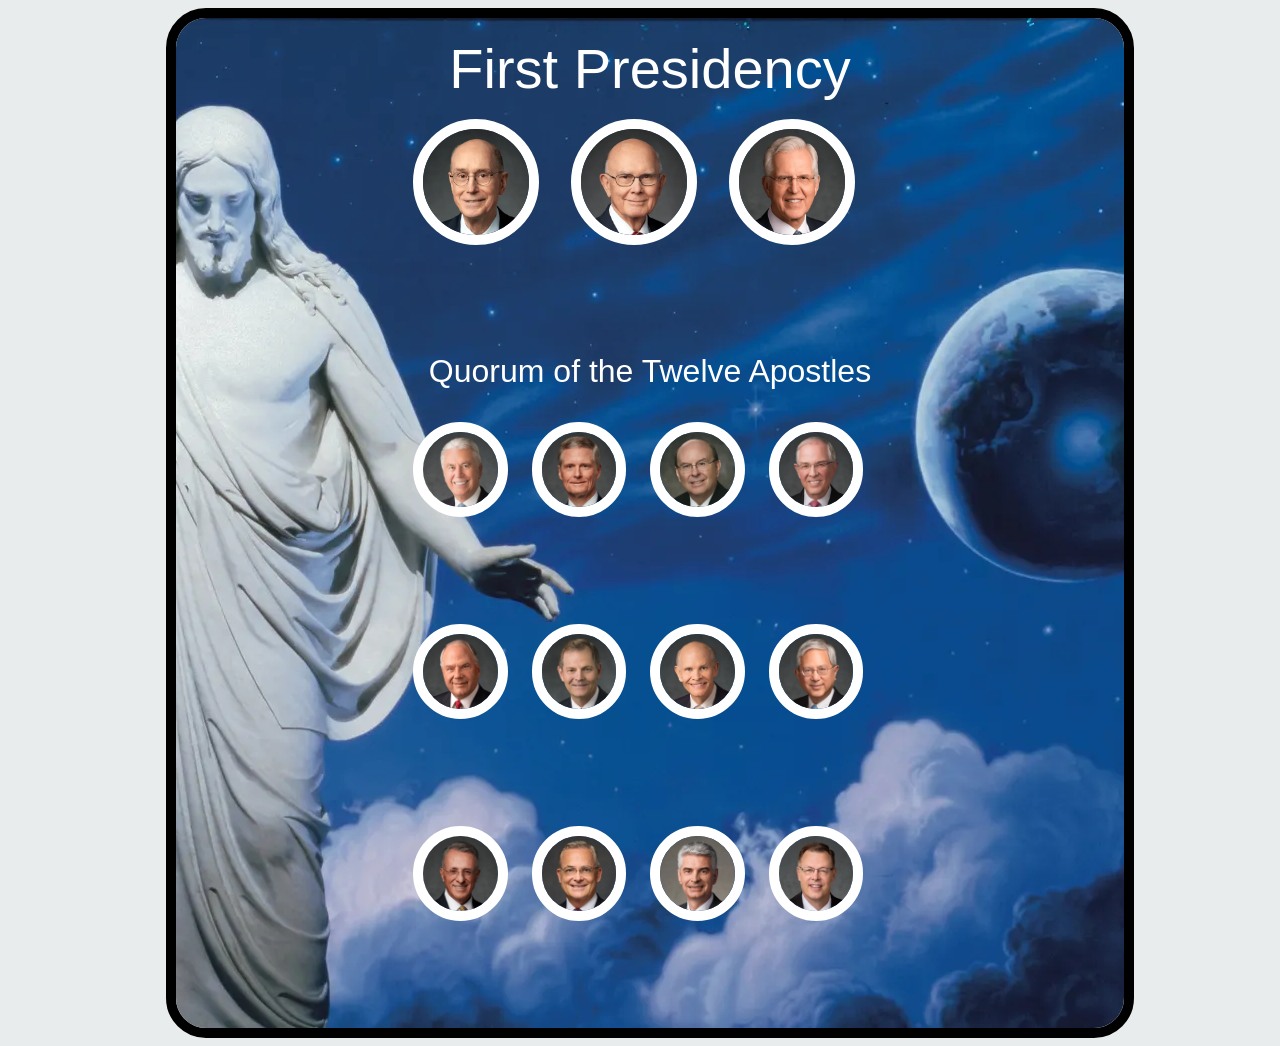
<file: ICE/apostle_spotlight/apostles.html>
<!DOCTYPE html>
<html lang="en">
<head>
    <meta charset="UTF-8">
    <meta name="viewport" content="width=device-width, initial-scale=1.0">
    <title>Apostles Spotlights</title>
    <style>
        body {
            background-color: #E8ECED;
            font-family: Arial;
            display: grid;
            grid-template-columns: 1fr 6fr 1fr;
        }

        .card {
            grid-column: 2;
            z-index: 2;
            width: 100%;
            display: grid;
            grid-template-columns: repeat(24, 1fr);
            grid-template-rows: 1fr 2fr 1fr 2fr 2fr 2fr;
            border: 10px solid black;
            border-radius: 40px;
            overflow: hidden;
        }

        #christus {
            display: block;
            grid-area: 1/1/span 6/span 24;
            justify-self: center;
            align-self: center;
            z-index: 1;
        }

        p {
            grid-column: 1/-1;
            z-index: 2;
            justify-self: center;
            align-self: center;
            color: white;
        }

        #title {
            grid-row: 1;
            font-size: 3.5em;
            margin: 0;
        }

        .presidency-container, .apostle-container {
            z-index: 2;
            border: 10px solid white;
            border-radius: 75%;
            width: 80%;
            aspect-ratio: 1/1;
            box-sizing: border-box;
            overflow: hidden;
        }

        .presidency-container:hover, .apostle-container:hover {
            border-color: #000E8C;
        }

        .presidency, .apostle {
            width: 100%;
            justify-self: center;
            align-self: center;
        }

        #eyring {
            grid-row: 2;
            grid-column: 7/span 4;
        }

        #oaks {
            grid-row: 2;
            grid-column: 11/span 4;
        }

        #christofferson {
            grid-row: 2;
            grid-column: 15/span 4;
        }

        #subtitle {
            grid-row: 3;
            font-size: 2em;
            margin: 0;
        }

        #uchtdorf, #bednar, #cook, #anderson {
            grid-row: 4;
        }

        #rasband, #stevenson, #renlund, #gong {
            grid-row: 5;
        }

        #soares, #kearon, #causse, #gilbert {
            grid-row: 6;
        }

        #uchtdorf, #rasband, #soares {
            grid-column: 7/span 3;
        }

        #bednar, #stevenson, #kearon {
            grid-column: 10/span 3;
        }

        #cook, #renlund, #causse {
            grid-column: 13/span 3;
        }

        #anderson, #gong, #gilbert {
            grid-column: 16/span 3;
        }  
    </style>
</head>
<body></body>
    <div class="card">
        <img id="christus" src="images/christus.webp">
        <p id="title">First Presidency</p>
        <div class="presidency-container" id="eyring">
            <img class="presidency" id="eyring" src="images/eyring.webp" alt="President Henry B. Eyring">
        </div>
        <div class="presidency-container" id="oaks">
            <img class="presidency" id="oaks" src="images/oaks.webp" alt="President Dallin H. Oaks">
        </div>
        <div class="presidency-container" id="christofferson">
            <img class="presidency" id="christofferson" src="images/christofferson.webp" alt="President D. Todd Christofferson">
        </div>
        <p id="subtitle">Quorum of the Twelve Apostles</p>
        <div class="apostle-container" id="uchtdorf">
            <img class="apostle" id="uchtdorf" src="images/uchtdorf.webp" alt="Elder Dieter F. Uchtdorf">
        </div>
        <div class="apostle-container" id="bednar">
            <img class="apostle" id="bednar" src="images/bednar.webp" alt="Elder David A. Bednar">
        </div>
        <div class="apostle-container" id="cook">
            <img class="apostle" id="cook" src="images/cook.webp" alt="Elder Quentin L. Cook">
        </div>
        <div class="apostle-container" id="anderson">
            <img class=apostle id="anderson" src="images/anderson.webp" alt="Elder Neil L. Anderson">
        </div>
        <div class="apostle-container" id="rasband">
            <img class="apostle" id="rasband" src="images/rasband.webp" alt="Elder Ronald A. Rasband">
        </div>
        <div class="apostle-container" id="stevenson">
            <img class="apostle" id="stevenson" src="images/stevenson.webp" alt="Elder Gary E. Stevenson">
        </div>
        <div class="apostle-container" id="renlund">
            <img class="apostle" id="renlund" src="images/renlund.webp" alt="Elder Dale G. Renlund">
        </div>
        <div class="apostle-container" id="gong">
            <img class="apostle" id="gong" src="images/gong.webp" alt="Elder Gerrit W. Gong">
        </div>
        <div class="apostle-container" id="soares">
            <img class="apostle" id="soares" src="images/soares.webp" alt="Elder Ulisses Soares">
        </div>
        <div class="apostle-container" id="kearon">
            <img class="apostle" id="kearon" src="images/kearon.webp" alt="Elder Patrick Kearon">
        </div>
        <div class="apostle-container" id="causse">
            <img class="apostle" id="causse" src="images/causse.webp" alt="Elder Gerard Causse">
        </div>
        <div class="apostle-container" id="gilbert">
            <img class="apostle" id="gilbert" src="images/gilbert.webp" alt="Elder Clark G. Gilbert">
        </div>
    </div>


</body>
</html>
</file>
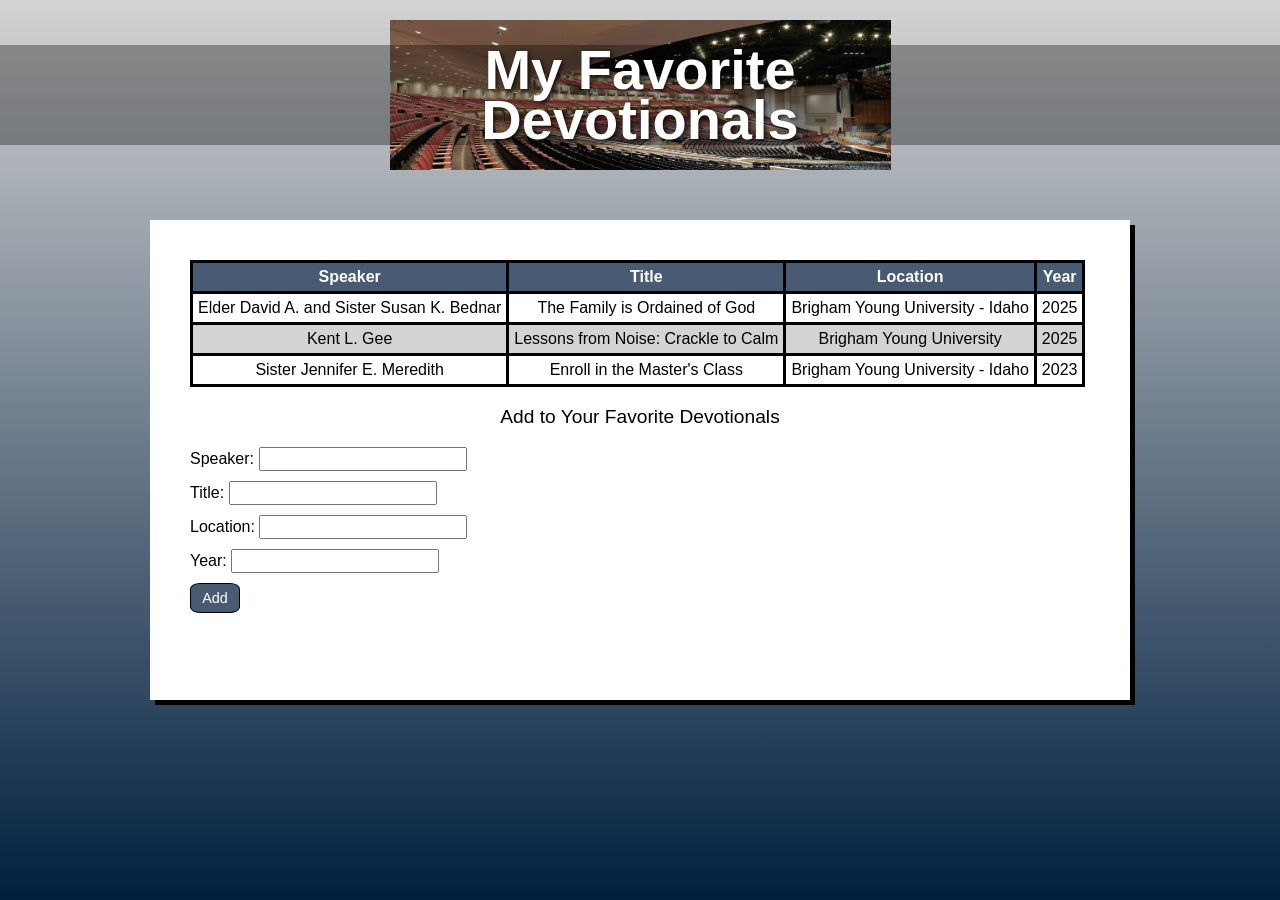
<file: ICE/favorite_devo/favdevo.html>
<!DOCTYPE html>
<html lang="en">
<head>
  <meta charset="UTF-8" />
  <meta name="viewport" content="width=device-width, initial-scale=1.0"/>
  <title>My Favorite Devotionals</title>
  <link rel="stylesheet" href="styles/styles.css" />
</head>
<body>
  <div class="container">
    <header class="header">
      <div class="header-image">
        <h1>My Favorite<br>Devotionals</h1>
      </div>
    </header>
    <main>
      <div class="content-box">
        <table>
          <tr>
            <th>Speaker</th>
            <th>Title</th>
            <th>Location</th>
            <th>Year</th>
          </tr>
          <tr id="odd">
            <td>Elder David A. and Sister Susan K. Bednar</td>
            <td>The Family is Ordained of God</td>
            <td>Brigham Young University - Idaho</td>
            <td>2025</td>
          </tr>
          <tr id="even">
            <td>Kent L. Gee</td>
            <td>Lessons from Noise: Crackle to Calm</td>
            <td>Brigham Young University</td>
            <td>2025</td>
          </tr>
          <tr id="odd">
            <td>Sister Jennifer E. Meredith</td>
            <td>Enroll in the Master's Class</td>
            <td>Brigham Young University - Idaho</td>
            <td>2023</td>
          </tr>
        </table>
        <p>Add to Your Favorite Devotionals</p>
        <form>
          <label for="speaker">Speaker:</label>
          <input type="text" id="speaker" name="speaker"><br>
          <label for="title">Title:</label>
          <input type="text" id="title" name="title"><br>
          <label for="location">Location:</label>
          <input type="text" id="location" name="location"><br>
          <label for="year">Year:</label>
          <input type="text" id="year" name="year"><br>
          <button type="submit">Add</button>
        </form>
      </div>
    </main>
  </div>
</body>
</html>
</file>
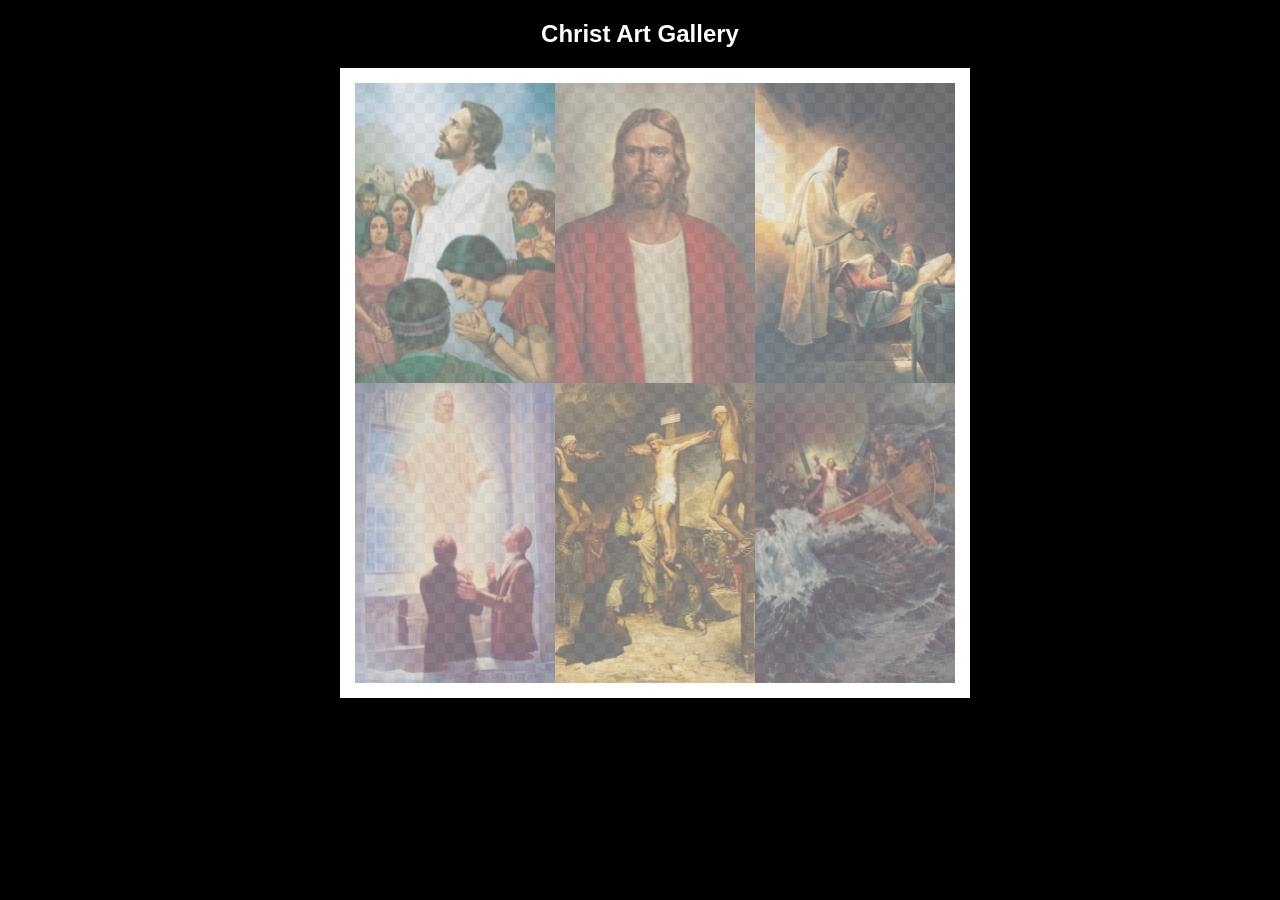
<file: ICE/gallery/gallery.html>
<!DOCTYPE html>
<html lang="en">
<head>
    <meta charset="UTF-8">
    <meta name="viewport" content="width=device-width, initial-scale=1.0">
    <title>Images of Christ</title>
    <style>
        body {
            background: black;
        }
        #wrapper{
            width: 600px;
            margin: 0 auto;
        }
        nav {
            color: white;
            text-align: center;
            font-family: Haettenschweiler, 'Arial Narrow Bold', sans-serif;
        }
        #gallery{
            display: grid;
            grid-template-columns: 200px 200px 200px;
            border: 15px solid rgb(255, 255, 255);
            width: 100%;
            background-color: #ddd;
            background-image:
                linear-gradient(45deg, #ccc 26%, transparent 26%), 
                linear-gradient(135deg, #ccc 26%, transparent 26%),
                linear-gradient(45deg, transparent 75%, #ccc 75%),
                linear-gradient(135deg, transparent 75%, #ccc 75%);
            background-size: 20px 20px; /* Must be a square */
            background-position: 0 0, 10px 0, 10px -10px, 0px 10px; 
            
        }
        #gallery a {
            cursor: url('images/christus.png'), pointer;
        }
        #gallery img {
            /* make a thumbnail of the image that is 200x300 
               instead of using width and height here to help the page load faster */
            width: 200px; 
            height: 300px;

            opacity:50%;
            display:block;
        }
        #gallery img:hover{
            opacity: 100%;
        }
    </style>
</head>
<body>
    <div id="wrapper">
        <nav>
            <h1>Christ Art Gallery</h1>
        </nav>
        <main>
            <div id="gallery">
                <a href="images/big/img1.jpg"><img src="images/small/img1-small.jpg" alt="Christ praying with the Nephites" ></a>
                <a href="images/big/img2.jpg"><img src="images/small/img2-small.jpg" alt="Jesus the Christ" ></a>
                <a href="images/big/img3.jpg"><img src="images/small/img3-small.jpg" alt="Jesus Raising the Daughter of Jairus" ></a>
                <a href="images/big/img4.jpg"><img src="images/small/img4-small.jpg" alt="The Lord Appears in the Kirtland Temple" ></a>
                <a href="images/big/img5.jpg"><img src="images/small/img5-small.jpg" alt="Crucifixion of Jesus Christ" ></a>
                <a href="images/big/img6.jpg"><img src="images/small/img6-small.jpg" alt="Jesus Calms the Storm" ></a>
            </div>
        </main>
    </div>
</body>
</html>
</file>
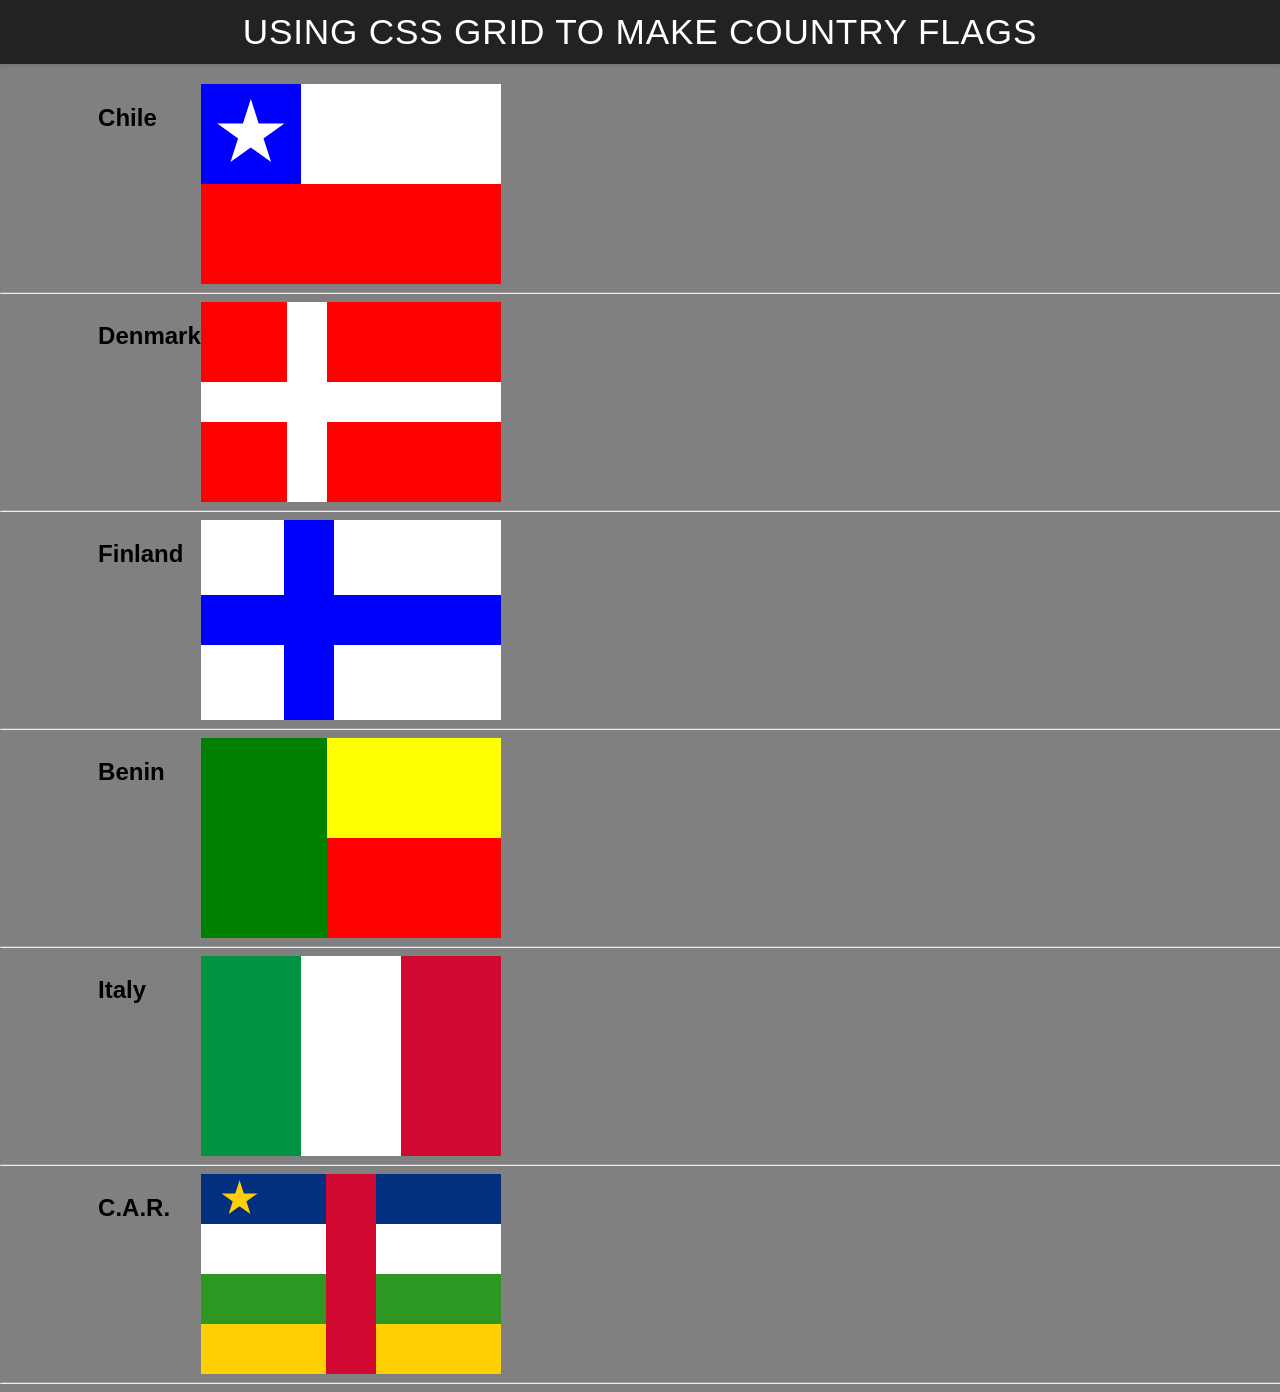
<file: ICE/grid_flags/flags.html>
<!DOCTYPE html>
<html lang="en">

<head>
    <meta charset="UTF-8">
    <meta name="viewport" content="width=device-width, initial-scale=1.0">
    <title>Flag</title>
    <style>
        body {
            margin: 0;
            font-family: 'Helvetica Neue', sans-serif;
            background-color: gray;
        }

        header {
            background-color: #222;
            color: #fff;
            padding: 0.75rem 1.5rem;
            display: flex;
            align-items: center;
            justify-content: center;
            font-size: 1.1rem;
            letter-spacing: 0.05rem;
            text-transform: uppercase;
            box-shadow: 0 2px 4px rgba(0, 0, 0, 0.1);
        }

        header h1 {
            margin: 0;
            font-weight: 400;
        }
        main {
            display: grid;
            grid-template-columns: .1fr .1fr 1fr .1fr;
            margin-top: 20px;
        }
        hr {
            width: 100%;
            grid-column: 1 / 5;
        }
        h2 {
            grid-column: 2/3;
        }

        #blue {
            background: blue;
            grid-column: 1 / 2;
            display: grid;
            align-items: center;
            justify-items: center;
        }

        #white {
            background: white;
            grid-column: 2 / 4;
        }

        #red {
            background: red;
            grid-column: 1 / 4;
        }

        #chile {
            display: grid;
            grid-template-columns: 1fr 1fr 1fr;
            grid-template-rows: 1fr 1fr;
            height: 200px;
            width: 300px;
        }

        .star {
            width: 70px;
            aspect-ratio: 1;
            background: white;
            clip-path: polygon(50% 0, 79% 90%, 2% 35%, 98% 35%, 21% 90%);
        }

        #denmark {
            display: grid;
            grid-template-columns: 1fr 2fr;
            background: white;
            gap: 40px;
            height: 200px;
            width: 300px;
        }

        #dred1, #dred3 {
            background: red;
            grid-column: 1;
        }
        
        #dred2, #dred4 {
            background: red;
            grid-column: 2;
        }

        #finland {
            display: grid;
            grid-template-columns: 1fr 2fr;
            background: blue;
            gap: 50px;
            height: 200px;
            width: 300px;
        }

        #fwhite1, #fwhite3 {
            background: white;
            grid-column: 1;
        }

        #fwhite2, #fwhite4 {
            background: white;
            grid-column: 2;
        }

        #benin {
            display: grid;
            grid-template-columns: 0.42fr 0.58fr;
            grid-template-rows: 1fr 1fr;
            height: 200px;
            width: 300px;
        }

        #bgreen {
            background: green;
            grid-column: 1;
            grid-row: 1/3;
        }

        #byellow {
            background: yellow;
            grid-column: 2;
        }

        #bred {
            background: red;
            grid-column: 2;
        } 
        
        #italy {
            display: grid;
            grid-template-columns: 1fr 1fr 1fr;
            height: 200px;
            width: 300px;
        }

        #igreen {
            background: #009344;
            grid-column: 1;
        }

        #iwhite {
            background: white;
            grid-column: 2;
        }

        #ired {
            background: #D10931;
            grid-column: 3;
        }

        #car {
            display: grid;
            grid-template-columns: 1fr 1fr;
            grid-template-rows: 1fr 1fr 1fr 1fr;
            column-gap: 50px;
            height: 200px;
            width: 300px;
            background: #D10931;
        }

        #cblue1{
            background: #032F80;
            grid-column: 1;
            display: grid;
            align-items: center;
        }

        #cblue2{
            background: #032F80;
            grid-column: 2;
        }

        #cwhite1{
            background: white;
            grid-column: 1;
        }

        #cwhite2{
            background: white;
            grid-column: 2;
        }

        #cgreen1{
            background: #2C9822;
            grid-column: 1;
        }

        #cgreen2{
            background: #2C9822;
            grid-column: 2;
        }

        #cyellow1{
            background: #FECF03;
            grid-column: 1;
        }

        #cyellow2{
            background: #FECF03;
            grid-column: 2;
        }

        .cstar {
            width: 30%;
            aspect-ratio: 1;
            background: #FECF03;
            clip-path: polygon(50% 0, 79% 90%, 2% 35%, 98% 35%, 21% 90%);
            margin-left: 20px;
        }
    </style>
</head>

<body>
    <header>
        <h1>Using CSS Grid to make Country Flags</h1>
    </header>
    <main>
        <h2>Chile</h2>
        <div id="chile">
            <div id="blue">
                <div class="star"></div>
            </div>
            <div id="white"></div>
            <div id="red"></div>
        </div>
        <hr>

        <h2>Denmark</h2>
        <div id="denmark">
            <div id="dred1"></div>
            <div id="dred2"></div>
            <div id="dred3"></div>
            <div id="dred4"></div>
        </div>
        <hr>

        <h2>Finland</h2>
        <div id="finland">
            <div id="fwhite1"></div>
            <div id="fwhite2"></div>
            <div id="fwhite3"></div>
            <div id="fwhite4"></div>
        </div>
        <hr>

        <h2>Benin</h2>
        <div id="benin">
            <div id="bgreen"></div>
            <div id="byellow"></div>
            <div id="bred"></div>
        </div>
        <hr>

        <h2>Italy</h2>
        <div id="italy">
            <div id="igreen"></div>
            <div id="iwhite"></div>
            <div id="ired"></div>
        </div>
        <hr>

        <h2>C.A.R.</h2>
        <div id="car">
            <div id="cblue1">
                <div class="cstar"></div>
            </div>
            <div id="cblue2"></div>
            <div id="cwhite1"></div>
            <div id="cwhite2"></div>
            <div id="cgreen1"></div>
            <div id="cgreen2"></div>
            <div id="cyellow1"></div>
            <div id="cyellow2"></div>
        </div>
        <hr>
    </main>
</body>

</html>
</file>
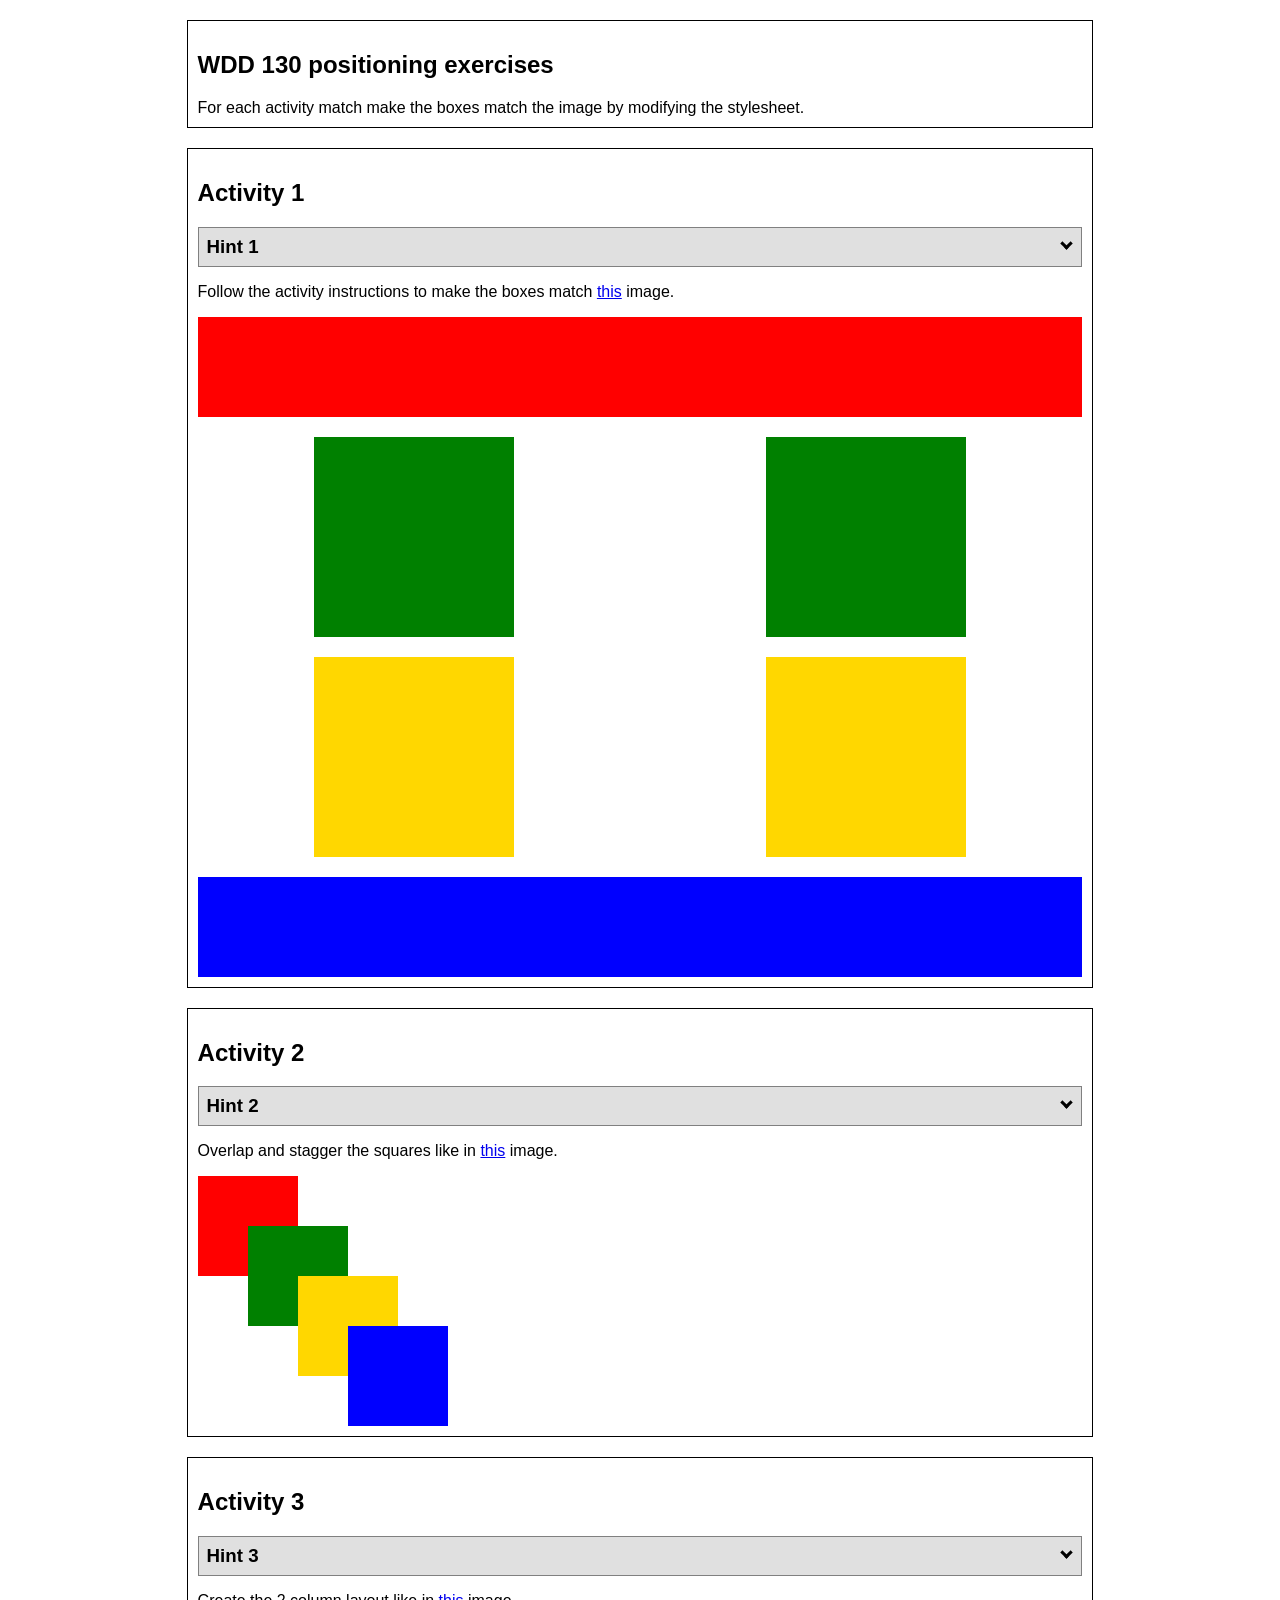
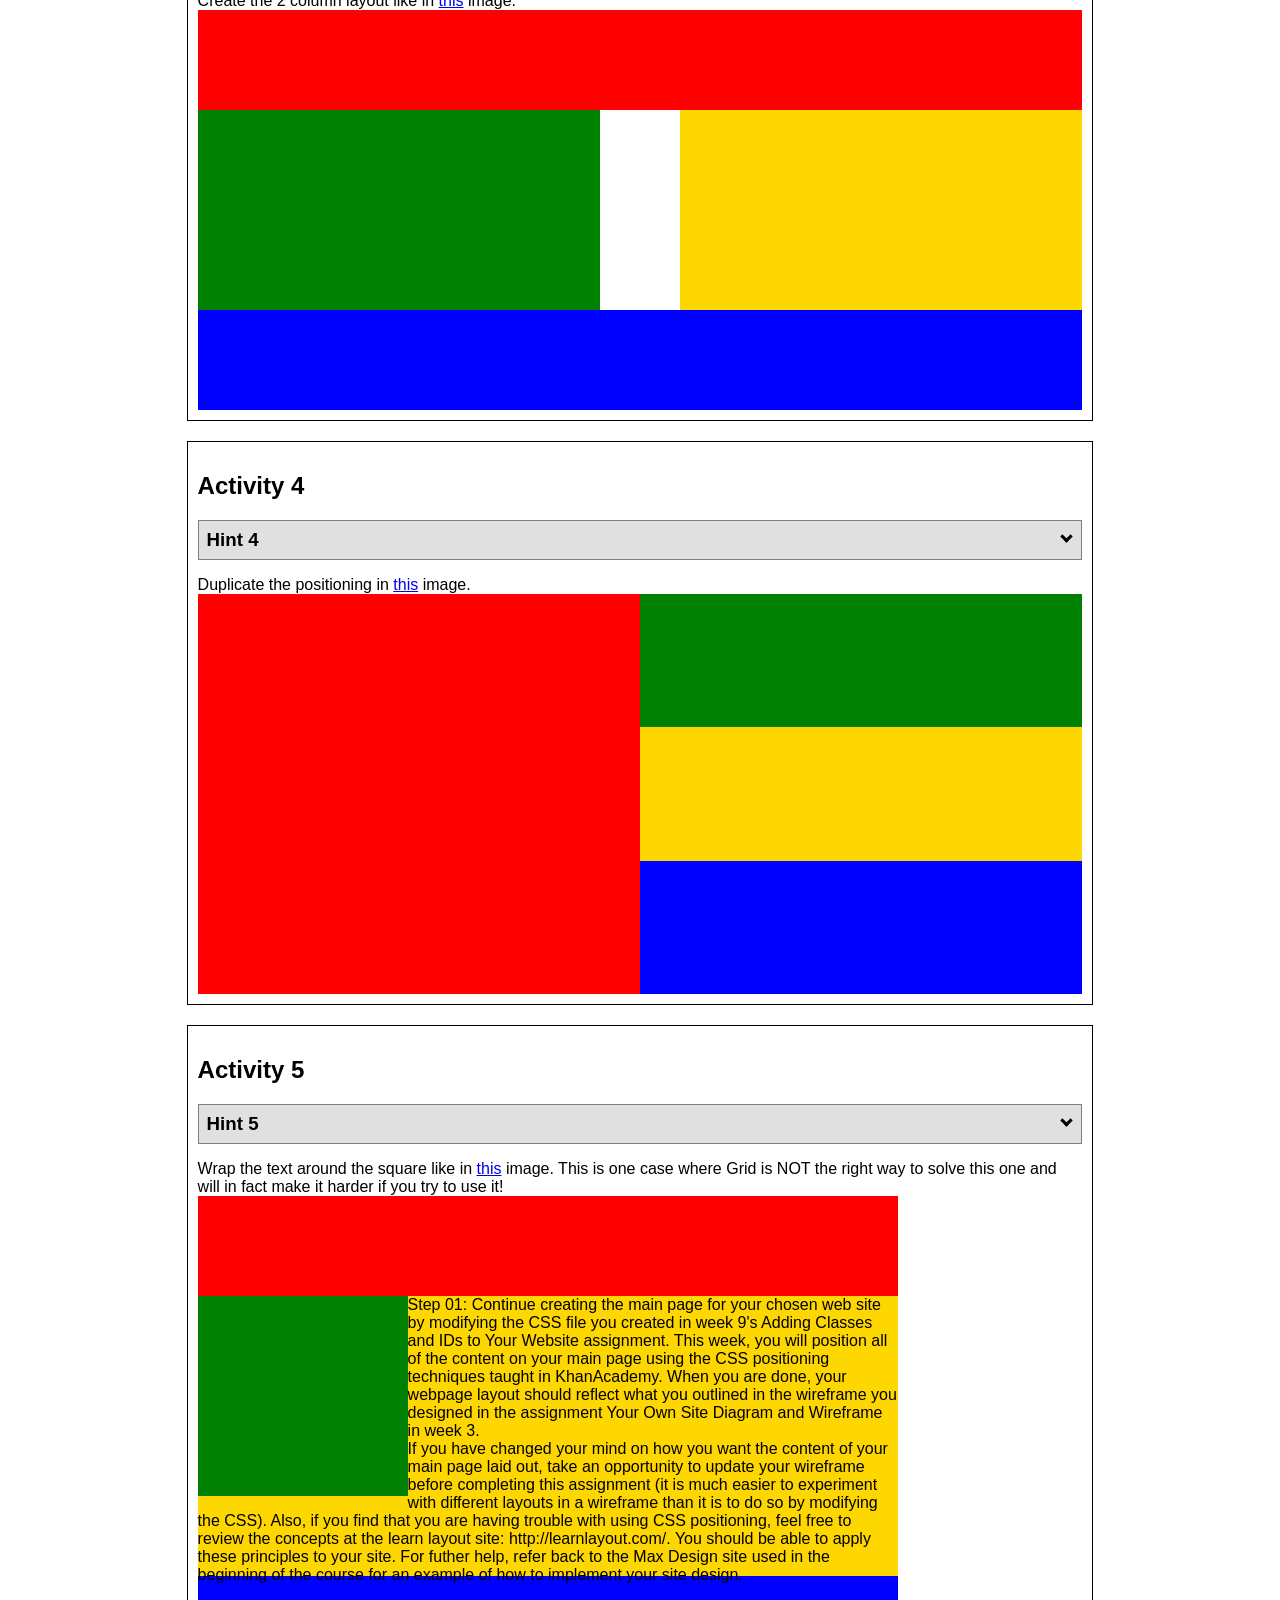
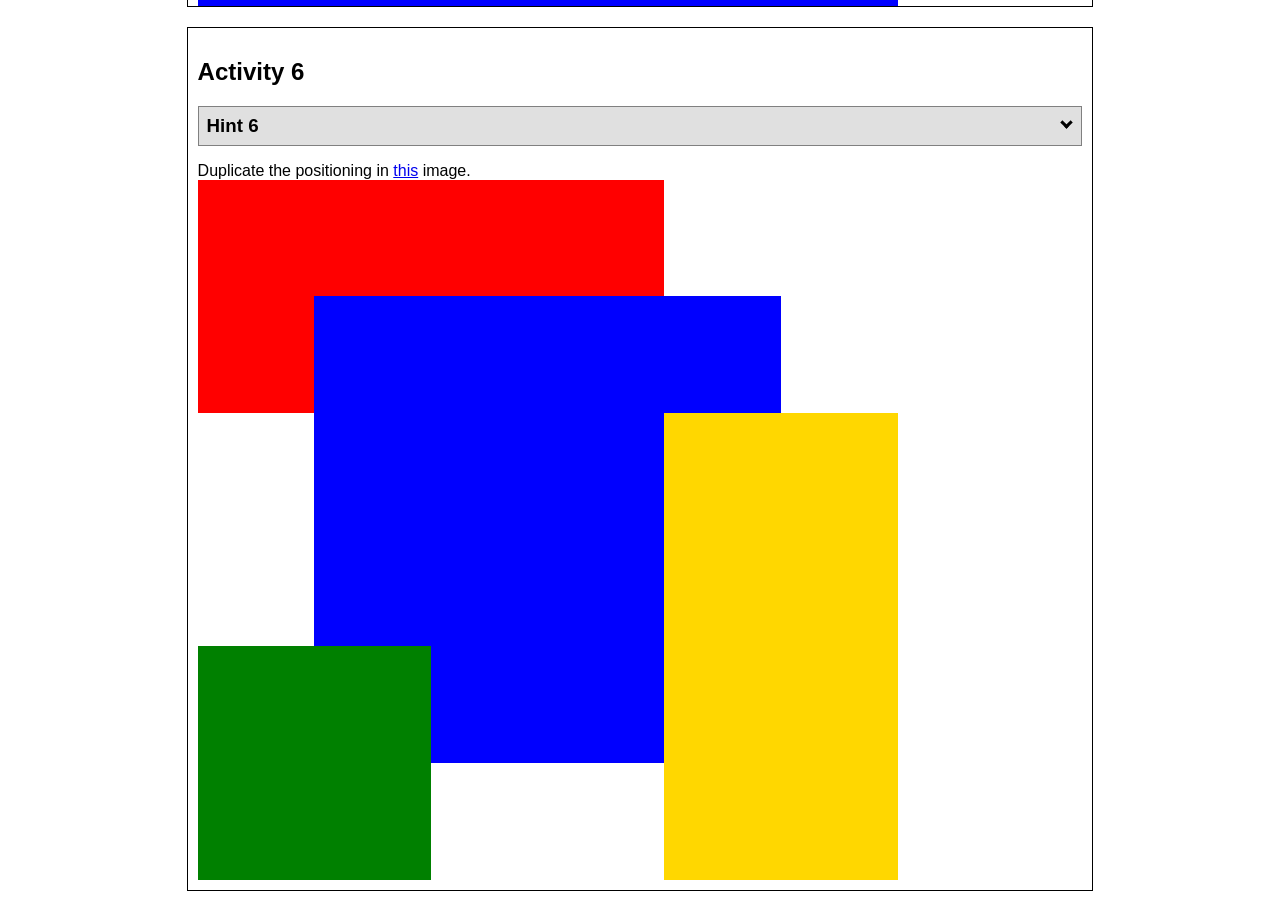
<file: ICE/positioning/positioning.html>
<!DOCTYPE html>
<html lang="en">
  <head>
    <!-- HTML - Name: positioning.html -->
    <title>Positioning Activity</title>
    <link rel="stylesheet" type="text/css" href="positionstyles.css" />
  </head>
  <body>
    <div class="activity">
      <h2>WDD 130 positioning exercises</h2>
      For each activity match make the boxes match the image by modifying the stylesheet.</div>
    <div class="activity">
      <h2>Activity 1</h2>
      <section class="hint"><input type="checkbox" ><i></i> <h3>Hint 1</h3><div><p>Use the activity instructions for the firt activity</a></p></div></section>
      <p>Follow the activity instructions to make the boxes match  <a href="images/example1.png" target="_blank">this</a> image.</p>
      <div class="content1" >
        <div class="red1" ></div>
        <div class="green1" ></div>
        <div class="green1" ></div>
        <div class="yellow1"></div>
        <div class="yellow1"></div>
        <div class="blue1"></div>
      </div>
    </div>
    <div class="activity">
      <h2>Activity 2</h2>
      <section class="hint"><input type="checkbox" > <h3>Hint 2</h3><i></i><div>
      <ul>
      <li>grid-template-columns: 50px 50px 50px 50px 50px </li></ul></div></section>
      <p>Overlap and stagger the squares like in <a href="images/example2.png" target="_blank">this</a> image.</p>
      <div class="content2" >
        <div class="red2" ></div>
        <div class="green2" ></div>
        <div class="yellow2"></div>
        <div class="blue2"></div>
      </div>
    </div>
    <div class="activity">
      <h2>Activity 3</h2>
      <section class="hint"><input type="checkbox" > <h3>Hint 3</h3><i></i><div><p>This one is going to be best solved with CSS Grid. Remember to make the boxes the right width first...then start moving them around. </p><h4>Properties used:</h4><ul><li>display:grid;</li><li>grid-template-columns:</li><li>grid-column-gap:</li>
        <li>grid-column:</li>  </ul></div></section>
      Create the 2 column layout like in <a href="images/example3.png" target="_blank">this</a>  image.
      <div class="content3" >
        <div class="red3" ></div>
        <div class="green3" ></div>
        <div class="yellow3"></div>
        <div class="blue3"></div>
      </div>
    </div>
    <div class="activity">
      <h2>Activity 4</h2>
      <section class="hint"><input type="checkbox" > <h3>Hint 4</h3><i></i><div><p>For the others we have been primarily concerned with width. For this one you will need to adjust height as well. </p><h4>Properties used:</h4><ul><li>display:grid;</li><li>grid-template-columns:</li><li>grid-row:</li></ul></div></section>
      Duplicate the positioning in <a href="images/example4.png" target="_blank">this</a> image. 
      <div class="content4" >
        <div class="red4" ></div>
        <div class="green4" ></div>
        <div class="yellow4"></div>
        <div class="blue4"></div>
      </div>
    </div>

    <div class="activity">
      <h2>Activity 5</h2>
      <section class="hint"><input type="checkbox" > <h3>Hint 5</h3><i></i><div><p>Grid is <strong>not</strong> the right way to do this.  In fact there is only one way to really do that...and that is with float. Remember that we float the thing we want the text to wrap around.  Also remember to start by making all the shapes the right size and shape.</p><h4>Properties used:</h4><ul><li>float: left;</li></ul></div></section>
      Wrap the text around the square like in <a href="images/example5.png" target="_blank">this</a> image. This is one case where Grid is NOT the right way to solve this one and will in fact make it harder if you try to use it!
      <div class="content5" >
        <div class="red5" ></div>
        <div class="green5" ></div>
        <div class="yellow5">Step 01: Continue creating the main page for your chosen web site by modifying the CSS file you created in week 9's Adding Classes and IDs to Your Website assignment. This week, you will position all of the content on your main page using the CSS positioning techniques taught in KhanAcademy. When you are done, your webpage layout should reflect what you outlined in the wireframe you designed in the assignment Your Own Site Diagram and Wireframe in week 3. <br />
          If you have changed your mind on how you want the content of your main page laid out, take an opportunity to update your wireframe before completing this assignment (it is much easier to experiment with different layouts in a wireframe than it is to do so by modifying the CSS). Also, if you find that you are having trouble with using CSS positioning, feel free to review the concepts at the learn layout site: http://learnlayout.com/. You should be able to apply these principles to your site. For futher help, refer back to the Max Design site used in the beginning of the course for an example of how to implement your site design.</div>
        <div class="blue5"></div>
      </div>
    </div>
    <div class="activity">
      <h2>Activity 6</h2>
      <section class="hint"><input type="checkbox" > <h3>Hint 6</h3><i></i><div><p>This one is all about visualizing the grid behind the layout. If you are having a hard time doing that first: all the sizes are even multiples of 100, and second here is another example with the lines drawn: <a href="images/example6-hint.png" target="_blank">example 6 with lines</a>. For this one you will find it easiest if you use px for the column width. You can also use <kbd>z-index</kbd> to control the element layering.    </p><h4>Properties used:</h4><ul><li>display:grid;</li><li>grid-template-columns:</li><li>grid-column:</li><li>grid-row:</li><li><a href="https://www.w3schools.com/cssref/pr_pos_z-index.asp" target="_blank">z-index:</a></li></ul></div></section>
      Duplicate the positioning in <a href="images/example6.png" target="_blank">this</a> image.
      <div class="content6" >
        <div class="red6" ></div>
        <div class="green6" ></div>
        <div class="yellow6"></div>
        <div class="blue6"></div>
      </div>
    </div>
  </body>
</html>
</file>
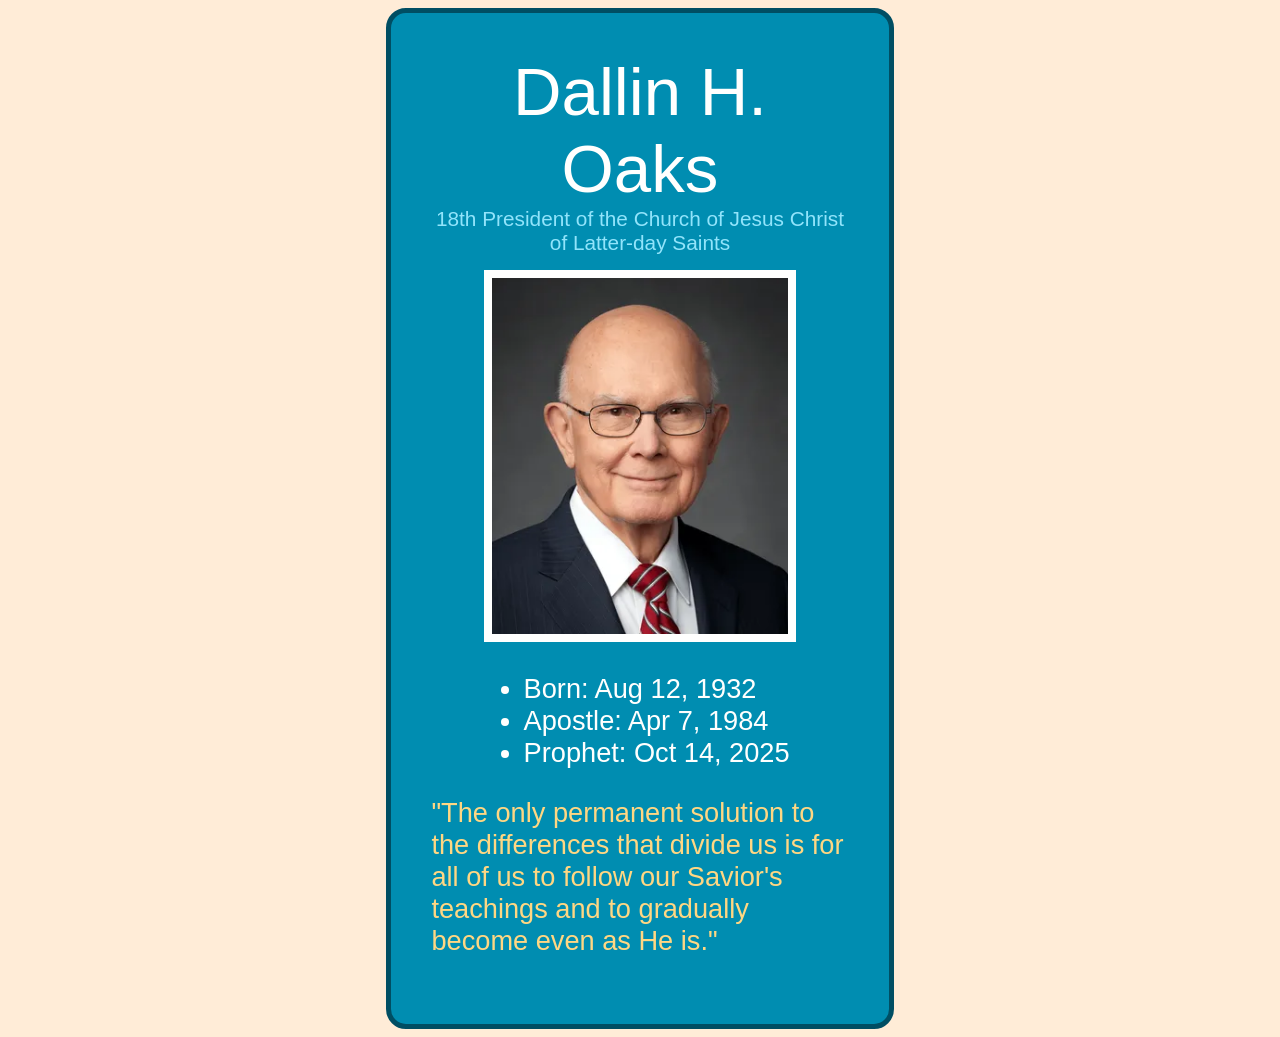
<file: ICE/prophet_cards/oaks.html>
<!DOCTYPE html>
<html lang="en">
<head>
    <meta charset="UTF-8">
    <meta name="viewport" content="width=device-width, initial-scale=1.0">
    <title>Dallin H. Oaks</title>
    <style>
        /* Insert styles here, this is called an internal stylesheet  */
        body {
            background: #FFECD7;
            font-family: Helvetica;
        }

        .card-container {
            display: flex;
            justify-content: center;
        }

        .card {
            width: 33%;
            background-color: #008DB1;
            border: 5px solid #004E63;
            border-radius: 20px;
            padding: 40px;
        }

        #top {
            text-align: center;
        }

        #title {
            color: #FFFFFE;
            font-size: 4.2em;
            margin: 0px;
        }

        #subtitle {
            color: #91E4FB;
            font-size: 1.3em;
            text-decoration: none;
        }

        #prophet {
            display: block;
            margin: auto;
            width: 75%;
            margin-top: 15px;
        }

        img {
            box-sizing: border-box;
            border: 8px solid #FFFFFE;
            width: 100%;
        }

        ul {
            color: #FFFFFE;
            font-size: 1.7em;
        }

        #quote {
            color: #FFD783;
            font-family: 'Brush Script MT', Helvetica;
            font-size: 1.7em;
        }
    </style>
</head>
<body>
    <div class="card-container">
        <div class="card">
            <div id="top">
                <p id="title">Dallin H. Oaks</p>
                <a id=subtitle href="churchofjesuschrist.org">18th President of the Church of Jesus Christ of Latter-day Saints</a>
            </div>
                <div id="prophet">
                    <img id="oaks" src="images/oaks.webp" alt="President Dallin H. Oaks">
                    <ul>
                        <li>Born: Aug 12, 1932</li>
                        <li>Apostle: Apr 7, 1984</li>
                        <li>Prophet: Oct 14, 2025</li>
                    </ul>
                </div>
            <p id="quote">"The only permanent solution to the differences that divide us is for all of us to follow our Savior's teachings and to gradually become even as He is."</p>
        </div>
    </div>
</body>
</html>
</file>
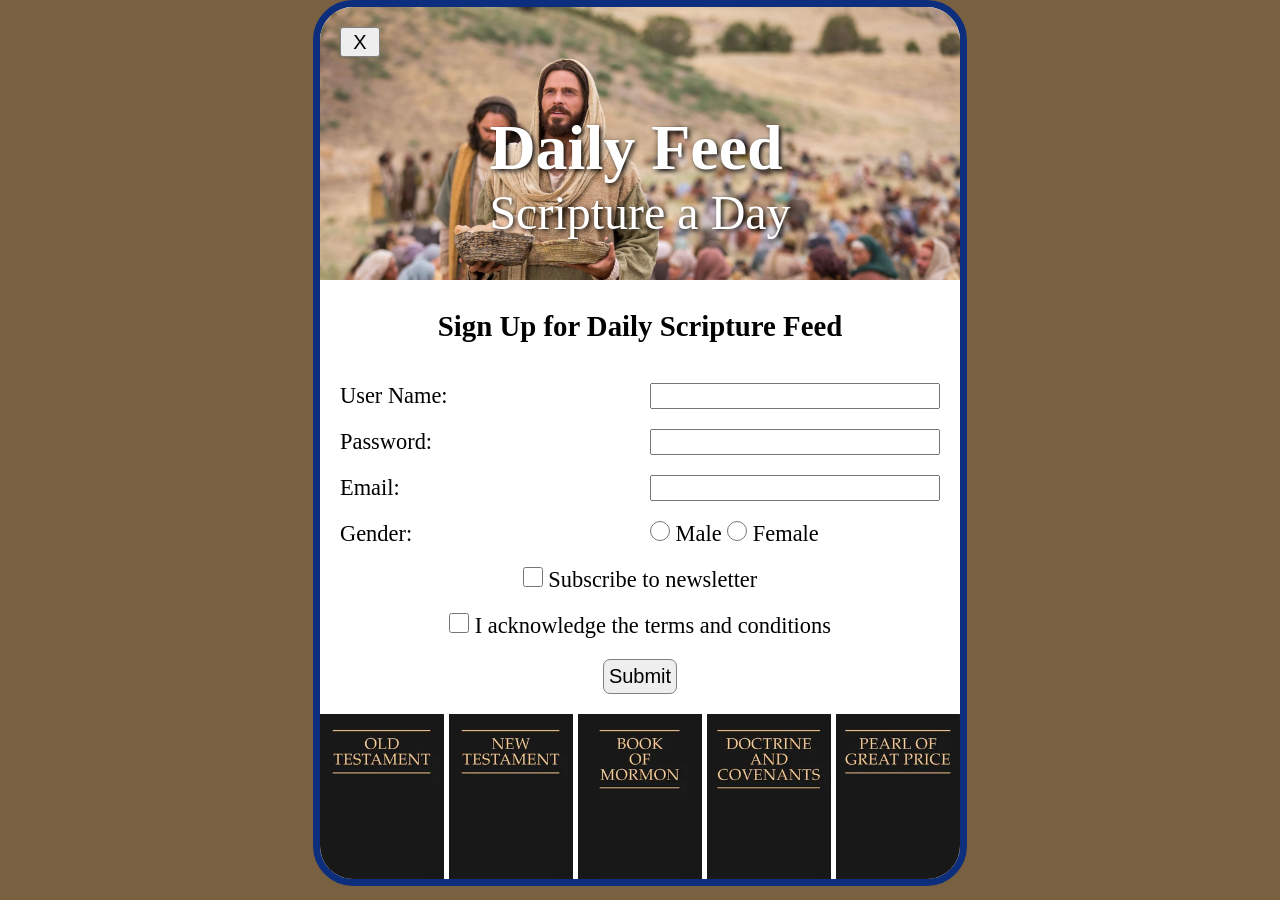
<file: ICE/signup/signup.html>
<!DOCTYPE html>
<html lang="en">

<head>
    <meta charset="UTF-8">
    <meta name="viewport" content="width=device-width, initial-scale=1.0">
    <title>Daily Feed Sign Up</title>

    <style>
        * {
            margin: 0;
        }

        body {
            background: rgb(120, 96, 64);
        }

        #cardContainer {
            background: white;
            border: 7px solid #0D2E7C;
            border-radius: 40px;
            width: 50%;
            margin-top: 15px;
            margin: auto;
            overflow: hidden;
            position: relative;
        }

        #heroContainer {
            display: grid;
        }

        #christ_img  {
            grid-area: 1 / 1;
            width: 100%;
            z-index: 1;
        }

        #heroText {
            grid-area: 1 / 1;
            display: flex;
            flex-direction: column;
            margin: auto;
            margin-bottom: 40px;
            z-index: 2;
            color: white;
            text-shadow: 2px 2px 5px black;
        }

        h1 {
            font-size: 4.0em;
        }

        h2 {
            font-size: 3.0em;
            font-weight: 200;
        }
        
        #formContainer {
            display: flex;
            flex-direction: column;
            margin-top: 10px;
        }

        h3 {
            margin: 20px auto;
            font-size: 1.8em;
        }

        #myForm {
            display: grid;
            grid-template-columns: 1fr 1fr;
            gap: 20px;
            margin: 20px;
            font-size: 1.4em;
        }

        #closeBtn {
            position: absolute;
            top: 20px;
            left: 20px;
            width: 40px;
            height: 30px;
            background: #EEEEEE;
            border: 1px solid gray;
            border-radius: 3px;
            cursor: pointer;
            z-index: 2;
            font-size: 20px;
        }

        #myForm section {
            grid-column: 1/3;
            justify-self: center;
        }

        input[type="radio"], input[type="checkbox"] {
            width: 20px;
            height: 20px;
        }

        button[type="submit"] {
            background: #EEEEEE;
            padding: 5px;
            font-size: 20px;
            border: 1px solid gray;
            border-radius: 7px;
            cursor: pointer;
        }

        #scriptureContainer {
            display: grid;
            grid-template-columns: repeat(5, 1fr);
            gap: 5px;
        }

        #scriptureContainer img {
            width: 100%;
        }
    </style>

</head>

<body>
    <div id="cardContainer">
        <div id="heroContainer">
            <img id="christ_img" src="images/jesus_feeds_5000_cropped.jpeg" alt="Jesus_Feeds_5000">
            <div id="heroText">
                <h1>Daily Feed</h1>
                <h2>Scripture a Day</h2>
            </div>
        </div>
        <div id="formContainer">
            <h3>Sign Up for Daily Scripture Feed</h3>
            <form id="myForm">
                <button type="button" id="closeBtn">X</button>
                <label for="username">User Name:</label>
                <input type="text" id="username" name="username" required>

                <label for="password">Password:</label>
                <input type="password" id="password" name="password" required>

                <label for="email">Email:</label>
                <input type="email" id="email" name="email" required>

                <label>Gender:</label>
                <div>
                    <input type="radio" id="male" name="gender" value="male" required>
                    <label for="male">Male</label>
                    <input type="radio" id="female" name="gender" value="female" required>
                    <label for="female">Female</label>
                </div>

                <section>
                    <input type="checkbox" id="newsletter" name="newsletter">
                    <label for="newsletter">Subscribe to newsletter</label>
                </section>

                <section>
                    <input type="checkbox" id="conditions" name="conditions" required>
                    <label for="conditions">I acknowledge the terms and conditions</label>
                </section>

                <section>
                    <button type="submit">Submit</button>
                </section>
            </form>
        </div>
        <div id="scriptureContainer">
            <img src="images/old_testament.webp" alt="old_testament">
            <img src="images/new_testament.webp" alt="new_testament">
            <img src="images/book_of_mormon.webp" alt="book_of_mormon">
            <img src="images/doctrine_and_covenants.webp" alt="doctrine_and_covenants">
            <img src="images/pearl_of_great_price.webp" alt="pearl_of_great_price">
        </div>
        <div id="output"></div>
    </div>

    <script>
        // Here is some Javascript to start looking forward to wdd131
        document.getElementById("closeBtn").addEventListener("click", function () {
            document.getElementById("formContainer").style.display = "none";
         });
        const form = document.getElementById('myForm');
        const output = document.getElementById('output');

        form.addEventListener('submit', function (event) {
            event.preventDefault(); // Stop form from actually submitting

            const formData = new FormData(form);
            const entries = [];

            for (const [key, value] of formData.entries()) {
                if (key == "password") {
                    entries.push(`<strong>${key}</strong>: ${value} (you should probably encrypt the password)`);
                } else {
                    entries.push(`<strong>${key}</strong>: ${value}`);
                }
            }

            output.innerHTML = `
            <br>  
            <h3>Here is the data that would be sent to the server:</h3>
            <ul>
                ${entries.map(item => `<li>${item}</li>`).join('')}
            </ul>
            `;
                });
    </script>

</body>

</html>
</file>
<file: Styles/style.css>
@import url('https://fonts.googleapis.com/css?family=Syne+Mono');

body {
    background: #CCCEE9;
    font-family: 'Trebuchet MS', Arial 
}

nav {
    background: #38116B;
    color: white;
    display: flex;
    align-items: center;
    font-size: 1.5em;
}

#logo_notext {
    width: 8%;
    margin-left: 1%;
    padding: 10px;
}

ul.nav-links {
    list-style: none;
    margin-left: auto;
    margin-right: 1%;
}

ul.nav-links li {
    display: inline-block;
    padding: 20px;
}

ul.nav-links li a {
    color: white;
    text-decoration: none;
}

ul.nav-links li a:hover {
    color: #F6EE72;
    text-decoration: underline;
}

.hero-container {
    display: grid;
    grid-template-columns: repeat(6, 1fr);
    grid-template-rows: repeat(5, 1fr);
    margin: 40px 10px;
    justify-content: center;
}

h1 {
    font-family: 'Syne Mono';
    font-size: 4.0em;
    color: #F6EE72;
    grid-column: 5/7;
    grid-row: 1/4;
    text-align: center;
    align-self: center;
    text-shadow: 2px 2px 2px black;
}

#hero-image {
    width: 100%;
    grid-column: 1/5;
    grid-row: 1/5;
    z-index: 1;
    border: 10px solid #38116B;
}

.hero-text {
    background:#38116B;
    color: white;
    font-size: 1.2em;
    grid-column: 4/7;
    grid-row: 4/6;
    z-index: 2;
    padding: 5px 15px;
}

#WWR-image {
    background: white;
    grid-column: 1;
    grid-row: 1;
}

.WWR {
    grid-column: 1;
    grid-row: 2;
}

#ICE-image {
    grid-column: 2;
    grid-row: 1;
}

.ICE {
    grid-column: 2;
    grid-row: 2;
}

#ME-image {
    grid-column: 3;
    grid-row: 1;
}

.ME {
    grid-column: 3;
    grid-row: 2;
}

.project-container {
    background: #38116B;
    color: white;
    display: grid;
    grid-template-columns: repeat(3, 1fr);
    grid-template-rows: 1fr 0.6fr;
    justify-items: center;
    text-align: center;
}

.project-container img {
    width: 90%;
    margin: 20px;
}

.project-content {
    display: flex;
    flex-direction: column;
    align-items: center;
    padding: 20px;
}

h2 {
    font-family: 'Syne Mono';
    font-size: 2.0em;
    color: #F6EE72;
    margin: 10px;
    text-shadow: 1px 1px 2px black;
}

.project-content p {
    font-size: 1.1em;
}

.form-container {
    margin: 40px;
}

.comment-form {
    display: grid;
    grid-template-columns: 1fr 1fr;
    grid-template-rows: 1fr 1fr 1fr;
    gap: 30px;
    margin-top: 30px;
}

.comment-form input {
    font-size: 1.1em;
}

#name {
    grid-column: 1;
    grid-row: 1;
}

#project_name {
    grid-column: 1;
    grid-row: 2;
}

#comment {
    grid-column: 2;
    grid-row: 1/4;
    margin-top: 0;
    font-size: 1.1em;
}

.link-form {
    display: flex;
}

.link-form button {
    background: #F6EE72;
    color: black;
    font-size: 1.2em;
    border: 3px solid black;
    border-radius: 10px;
    padding: 10px;
    margin: auto;
}

#comment-button {
    grid-column: 1;
    grid-row: 3;
    background: #F6EE72;
    color: black;
    font-size: 1.2em;
    border: 3px solid black;
    border-radius: 10px;
    padding: 10px;
}

.report-container {
    margin: 40px;
}

footer {
    background: #38116B;
    color: white;
    display: grid;
    grid-template-columns: 1fr 5fr;
    grid-template-rows: 1fr 1fr 1fr 1fr;
    font-size: 1.5em;
    align-items: center;
    column-gap: 40px;
    padding: 20px;
}

footer a {
    color: white;
    text-decoration: none;
}

footer a:hover {
    color: #F6EE72;
    text-decoration: underline;
}

footer p {
    margin: 0;
}

#logo_text {
    width: 160px;
    grid-column: 1;
    grid-row: 1/5;
    justify-self: center;
}


/* ICE Page */

.challenge-container {
    display: grid;
    grid-template-columns: 2fr 1fr;
    column-gap: 40px;
    width: 80%;
    margin: auto;
    margin-bottom: 40px;
}

.challenge-container h2 {
    grid-column: 1/3;
}

.challenge-container img {
    grid-column: 1;
    width: 100%; 
    margin: auto;
}

.challenge-text {
    background: #38116B;
    color: white;
    font-size: 1.4em;
    padding: 20px 20px;
}

.challenge-text p {
    margin-bottom: 40px;
}

.challenge-text form {
    display: block;
}

/* Client Report */

.question {
    margin-left: 40px;
    font-size: 2.1vw;
    font-weight: 600;
}

.answer {
    margin-left: 60px;
    margin-right: 60px;
    font-size: 1.7vw;
}

.double-button {
    display: grid;
    grid-template-columns: 1fr 1fr;
    gap: 30px;
}

.left-button {
    justify-self: right;
}

.left-button button {
    background: #F6EE72;
    color: black;
    font-size: 1.2em;
    border: 3px solid black;
    border-radius: 10px;
    padding: 10px;
}

.right-button button {
    background: #F6EE72;
    color: black;
    font-size: 1.2em;
    border: 3px solid black;
    border-radius: 10px;
    padding: 10px;
}

#last-answer {
    margin-bottom: 50px;
}
</file>
<file: WWR/styles/style.css>
@import url('https://fonts.googleapis.com/css2?family=Cabin+Sketch:ital,wght@0,400;0,700;1,400&display=swap');

body {
    background-color: #EBF1F7;
    font-family: Verdana, Arial, sans-serif;
    font-size: 22px;
    margin: 0;
    padding: 0;
}

#content {
    max-width: 1600px;
    margin: 0 auto;
}

header {
    background-color: #0D2947; /* Maybe put some opacity on the background color */
    opacity: 0.85;
    display: grid;
    grid-template-columns: 150px auto;
}

#logo_link {
    padding-top: 5px;
    justify-self: center;
    align-self: center;
}

.logo {
    width: 110px;
}

nav {
    display: flex;
    justify-content: space-around;
    align-items: center;
}

nav a {
    text-align: center;
    text-decoration: none;
    color: white;
    padding: 35px;
}

nav a:hover {
    background-color: #0D2947;
    color: #F1641B;
}

#hero {
    display: grid;
    grid-template-columns: 1fr 3fr 1fr;
    margin-top: -120px;
}

#hero-box {
    grid-column: 1/4;
    grid-row: 1/3;
    z-index: -1;
}

#hero-msg {
    grid-column: 2/3;
    grid-row: 1/2;
    margin-top: 120px;
}

#hero-msg h1 {
    text-align: center;
} 

#hero-msg h4 {
    text-align: center;
    color: white;
}

#hero-img {
    width: 100%;
}

.home-title {
    font-family: 'Cabin Sketch', Georgia;
    font-size: 2em;
    color: #F1641B;
    margin-top: 10px;
}

h4 {
    color: black;
}

.button-box {
    text-align: center;
}

.book, .join {
    background-color: #DCF1D1;
    font-size: 18px;
    color: black;
    text-decoration: none;
    margin-top: 50px;
    padding: 15px 30px;
    border-radius: 5px;
}

.book:hover, .join:hover {
    background-color: #F1641B;
    color: white;
}

.home-grid {
    display: grid;
    grid-template-columns: repeat(10, 1fr);
}

main section {
    text-align: center;
}

main section img {
    box-sizing: border-box;
}

.rivers-card, .camping-card, .rapids-card {
    margin: 200px 0;
}

.rivers-card {
    grid-column: 2/4;
    grid-row: 2/3;
}

.camping-card {
    grid-column: 5/7;
    grid-row: 2/3;
}

.rapids-card {
    grid-column: 8/10;
    grid-row: 2/3;
}

.card-img {
    border: 10px solid black;
    transition: transform .5s;
    box-shadow: 5px 5px 10px black;
}

.card-img:hover {
    opacity: 0.6;
    transform: scale(1.1);
}

.card-img, .mountains {
    width: 100%;
}

.icon {
    width: 80px;
    padding-top: 10px;
}

h2 {
    margin: 0;
    padding: 0;
}

#background {
    height: 725px;
    background-color: #DCF1D1;
    grid-column: 1/11;
    grid-row: 4/9;
}

.mountains {
    grid-column: 2/7;
    grid-row: 5/8;
    box-shadow: 5px 5px 10px black;
}

.msg {
    background-color: #0D2947;
    line-height: 1.5em;
    padding: 35px;
    grid-column: 6/10;
    grid-row: 6/7;
    box-shadow: 5px 5px 10px black;
}

.msg h2 {
    color: #F1641B;
    font-family: 'Cabin Sketch', Georgia;
}

.msg p {
    font-size: 0.8em;
    color: white;
    padding-bottom: 15px;
}

footer {
    background-color: #0D2947;
    color: white;
    margin-top: 200px;
    padding: 25px 50px;
    display: flex;
    justify-content: space-around;
    align-items: center;
}

footer a { 
    color: white;
    text-decoration: none;
}

footer a:hover {
    color: #F1641B;
}

footer p {
    font-size: 1.2em;
}

footer p a:hover {
    text-decoration: underline;
}

footer .social img {
    padding-top: 15px;
}

@media screen and (max-width: 900px) {
    #hero, .home-grid {
        display: block;
        height: auto;
    }
    nav, footer {
        flex-direction: column;
    }
    nav a {
        display: block;
        padding: 15px;
    }
    #hero {
        margin-top: 0;
    }
    #hero-msg {
        margin-top: 0;
    }
    #hero-msg h4 {
        display: none;
    }
    #hero-msg h1 {
        color: #F1641B;
    }
    .home-title {
        font-size: 25px;
    }
    .rivers-card, .camping-card, .rapids-card {
        margin: 50px auto;
        width: 60%;
    }
    #background {
        display: none;
    }
    .mountains, .msg {
        width: 80%;
        display: block;
        margin: 0 auto;
    }
    footer {
        margin-top: 25px;
    }
}
</file>
<file: ICE/fathersday/styles/styles.css>
/* Add your CSS here to style your father's day page */

body {
    background-color: #ECF4F7;
}

nav {
    background-color: #375378;
    color: white;
    font-size: 1.4em;
}

ul {
    display: flex;
    list-style-type: none;
    padding: 20px;
    gap: 50px;
}

nav ul li:hover {
    color: #F8B40C;
}

main {
    display: flex;
    flex-direction: column;
}

img {
    margin: auto;
    width: 30%;
    border: 5px solid black;
    border-radius: 50%;
}

h1 {
    align-self: center;
    color: #C23100;
    font-size: 4em;
    line-height: 30px;
}

section h2 {
    color: #C23100;
    font-size: 1.7em;
}

section p {
    font-size: 1.2em;
}

footer {
    background-color: #375378;
    color: white;
    padding: 20px;
    font-size: 1.4em;
}
</file>
<file: ICE/favorite_devo/styles/styles.css>
body {
  margin: 0;
  height: 100%;
  font-family: Arial, sans-serif;
  background: linear-gradient(to bottom, #d3d3d3, #001f3f);
  background-repeat: no-repeat; /* Just in case */
  background-attachment: fixed;
}

.container {
  text-align: center;
}

.header {
  padding: 20px 0;
}

.header-image {
  background-image: url('../images/icenter.png'); /* Replace with your image */
  background-repeat: no-repeat;
  background-position: center;
  height: 150px;
  display: flex;
  flex-direction: column;
  justify-content: center;
  color: white;

}

.header-image h1 {
  margin: 0;
  line-height: 0.9;
    font-size: 3.5em;
  font-weight: bold;
  text-shadow: 2px 2px 4px rgba(0, 0, 0, 0.7);
  background: #00000055;
}

.content-box {
  background-color: white;
  margin: 30px auto;
  width: 90%;
  max-width: 900px;
  padding: 40px;
  box-shadow: 5px 5px 0px black;
  min-height: 400px;
}

table, th, td {
  border: 3px solid black;
  border-collapse: collapse;
  padding: 5px;
}

table {
  margin-bottom: 10px;
}

th {
  background-color: #495b73;
  color: white;
}

#even {
  background-color: #d3d3d3;
}

p {
  font-size: 1.2em;
}

form {
  text-align: left;
}

label {
  font-size: 1.0em;
}

input {
  font-size: 1.0em;
  margin-bottom: 10px;
}

button {
  width: 50px;
  height: 30px;
  background-color: #495b73;
  font-size: 0.9em;
  color: white; 
  border: 1px solid black;
  border-radius: 20%;
}
</file>
<file: ICE/positioning/positionstyles.css>
/* CSS - Name: "positionstyles.css" */
/* Activity 1 styles */
.content1 {
  /* This is the parent of the activity 1 boxes. */
  display: grid;
  grid-template-columns: 1fr 1fr;
  justify-items: center;
  gap: 20px;
}
.red1 { 
  width: 100%; 
  height: 100px; 
  background-color: red; 
  grid-column: 1/3;

} 
.green1 {
  width: 200px; 
  height: 200px; 
  background-color: green; 

} 
.yellow1 {
  width: 200px; 
  height: 200px; 
  background-color: gold; 
} 
.blue1 {
  width: 100%; 
  height: 100px; 
  background-color: blue; 
  grid-column: 1/3;
} 
/* Activity 2 styles */ 
.content2 {
  /* This is the parent of the activity 2 boxes. */
  display: grid;
  grid-template-columns: 50px 50px 50px 50px 50px;
  grid-template-rows: 50px 50px 50px 50px 50px;
}
.red2 {
  width: 100px; 
  height: 100px; 
  background-color: red; 
  grid-row: 1;
} 
.green2 { 
  width: 100px; 
  height: 100px; 
  background-color: green; 
  grid-column: 2;
  grid-row: 2;
} 
.yellow2 {
  width: 100px; 
  height: 100px; 
  background-color: gold; 
  grid-column: 3;
  grid-row: 3;
} 
.blue2 {
  width: 100px; 
  height: 100px; 
  background-color: blue; 
  grid-column: 4;
  grid-row: 4;
} 
/* Activity 3 styles */ 
.content3 {
  /* This is the parent of the activity 3 boxes. */
  display: grid;
  grid-template-columns: 1fr 1fr;
  grid-column-gap: 80px;
}
.red3 {
  width: 100%; 
  height: 100px; 
  background-color: red; 
  grid-column: 1/3;
} 
.green3 {
  width: 100%; 
  height: 200px; 
  background-color: green;
} 
.yellow3 {
  width: 100%; 
  height: 200px; 
  background-color: gold; 
} 
.blue3 {
  width: 100%;
  height: 100px; 
  background-color: blue;
  grid-column: 1/3; 
} 
/* Activity 4 styles */ 
.content4 {
  /* This is the parent of the activity 4 boxes. */
  height: 400px;
  display: grid;
  grid-template-columns: 1fr 1fr;
}
.red4 {
  width: 100%; 
  height: 100%; 
  background-color: red; 
  grid-column: 1;
  grid-row: 1/4;
} 
.green4 {
  width: 100%; 
  height: 100%; 
  background-color: green; 
  grid-column: 2;
} 
.yellow4 {
  width: 100%; 
  height: 100%; 
  background-color: gold; 
  grid-column: 2;
} 
.blue4 {
  width: 100%; 
  height: 100%; 
  background-color: blue; 
  grid-column: 2;
} 
/* Activity 5 styles */ 
.content5 {
  /* This is the parent of the activity 5 boxes. */
  height: 400px;
  display: block;
  width: 700px;
}
.red5 { 
  width: 100%; 
  height: 100px; 
  background-color: red; 
} 
.green5 { 
  width: 30%; 
  height: 200px; 
  background-color: green; 
  float: left;
} 
.yellow5 {
  width: 100%; 
  height: 280px; 
  background-color: gold; 
} 
.blue5 {
  width: 100%; 
  height: 100px; 
  background-color: blue; 
} 
/* Activity 6 styles */ 
.content6 {
  /* This is the parent of the activity 6 boxes. */
  display: grid;
  grid-template-columns: repeat(6, 1fr);
  grid-template-rows: repeat(6, 1fr);
  height: 700px;
  width: 700px;
}
.red6 {
  width: 100%; 
  height: 100%; 
  background-color: red; 
  grid-column: 1/5;
  grid-row: 1/3;
  z-index: 1;
} 
.green6 {
  width: 100%; 
  height: 100%; 
  background-color: green; 
  grid-column: 1/3;
  grid-row: 5/7;
  z-index: 3;
} 
.yellow6 {
  width: 100%; 
  height: 100%; 
  background-color: gold; 
  grid-column: 5/7;
  grid-row: 3/7;
  z-index: 3;
} 
.blue6 {
  width: 100%; 
  height: 100%; 
  background-color: blue; 
  grid-column: 2/6;
  grid-row: 2/6;
  z-index: 2;
} 


/* Do not make any changes below here */
.activity {
  width: 70%; 
  margin: 20px auto; 
  font-family: Arial, sans-serif; 
  border: 1px solid black; 
  padding: 10px; 
  clear:both; 
  overflow: auto;
} 

.hint {
  border: 1px solid grey;
  background: #e0e0e0;
  padding: .5em;
  position: relative;
  margin: 1em 0;
}
.hint h3 {
  margin: 0;
}
.hint:hover {
  background: #d0d0d0;
}
.hint > div {
  display: none;
}

.hint input[type=checkbox] {
  position: absolute;
  width: 100%;
  height: 100%;
  opacity: 0;
  z-index: 1;
  cursor: pointer;
}

.hint input[type=checkbox]:checked ~ div {
  display: block;
}

.hint i {
  position: absolute;
  transform: translate(-6px, 0);
  margin-top: 16px;
  right: 10px;
  top: -3px;
}
.hint i:before, .hint i:after {
  content: "";
  position: absolute;
  background-color: black;
  width: 3px;
  height: 9px;
}
.hint i:before {
  transform: translate(2px, 0) rotate(45deg);
}
.hint i:after {
  transform: translate(-2px, 0) rotate(-45deg);
}

.hint input[type=checkbox]:checked ~ i:before {
  transform: translate(-2px, 0) rotate(45deg);
}
.hint input[type=checkbox]:checked ~ i:after {
  transform: translate(2px, 0) rotate(-45deg);
}
.hint a {
  position: relative;
  z-index: 1;
}
</file>
